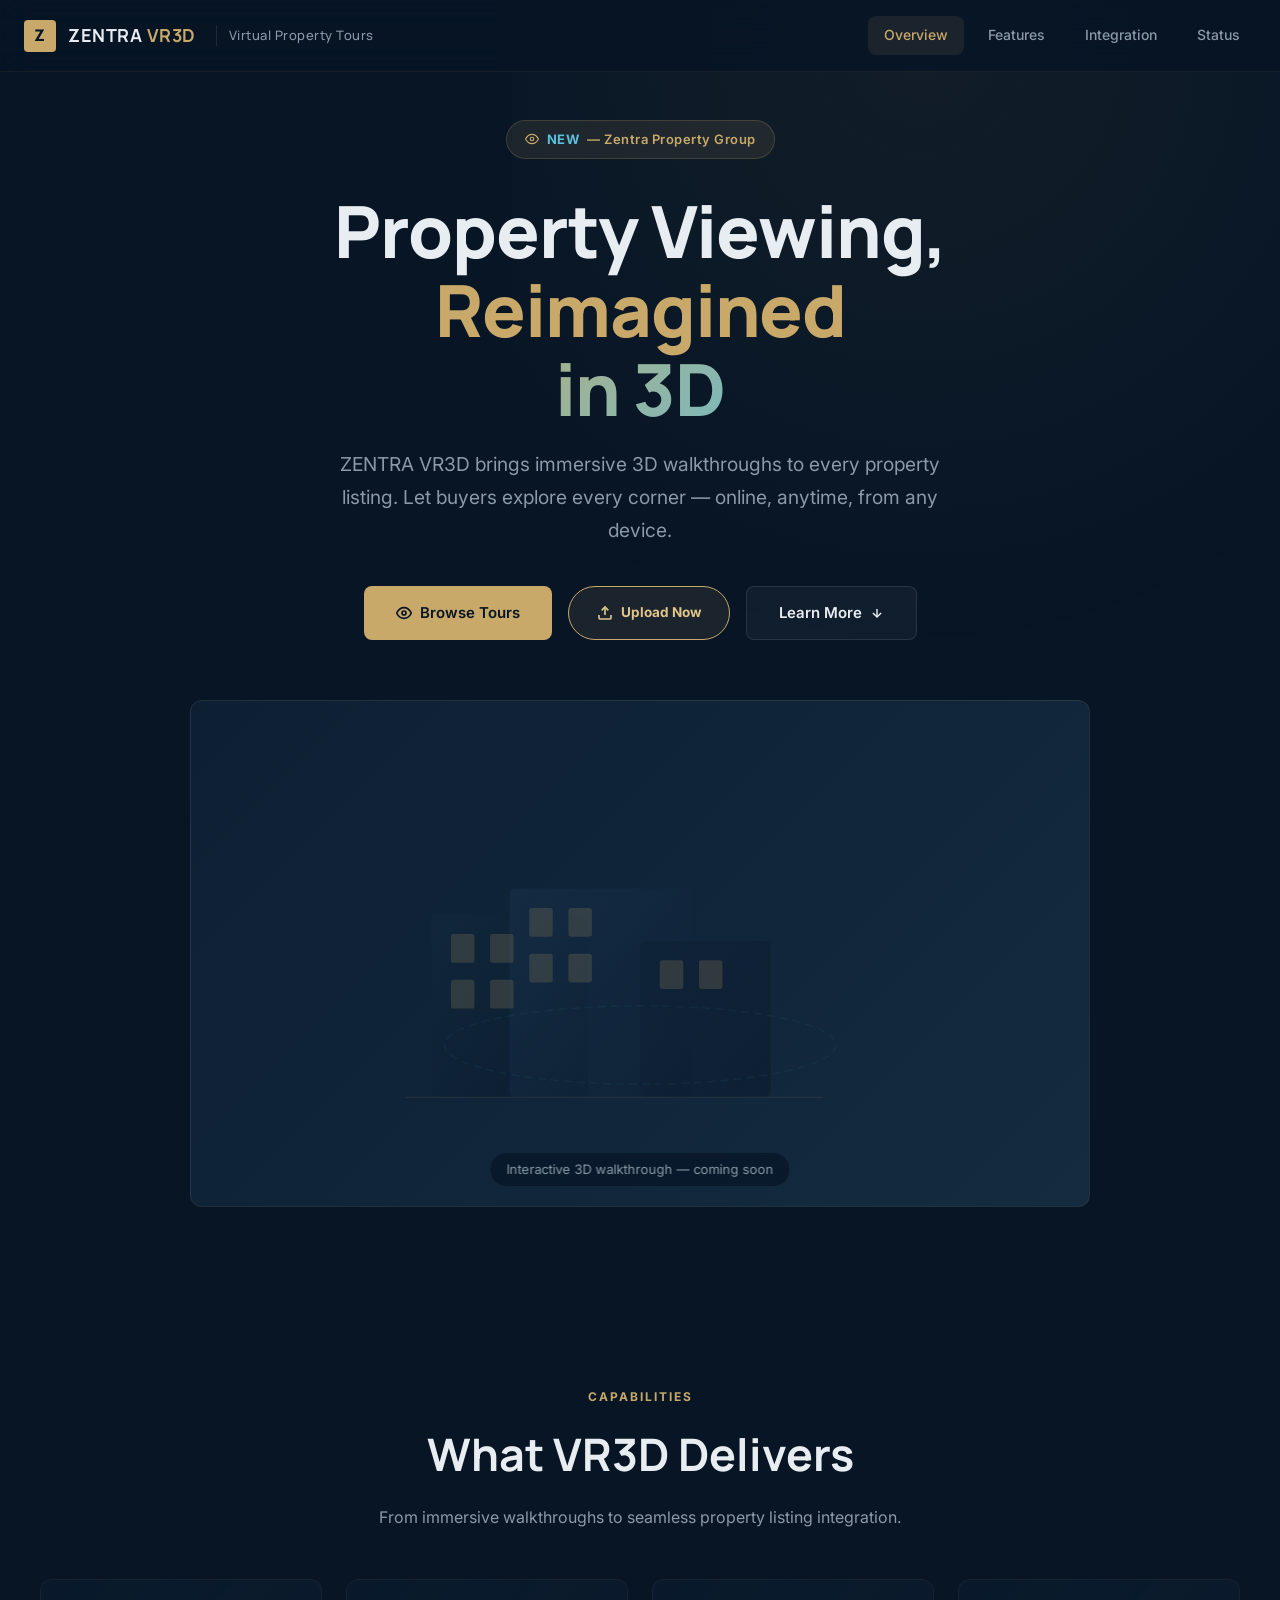
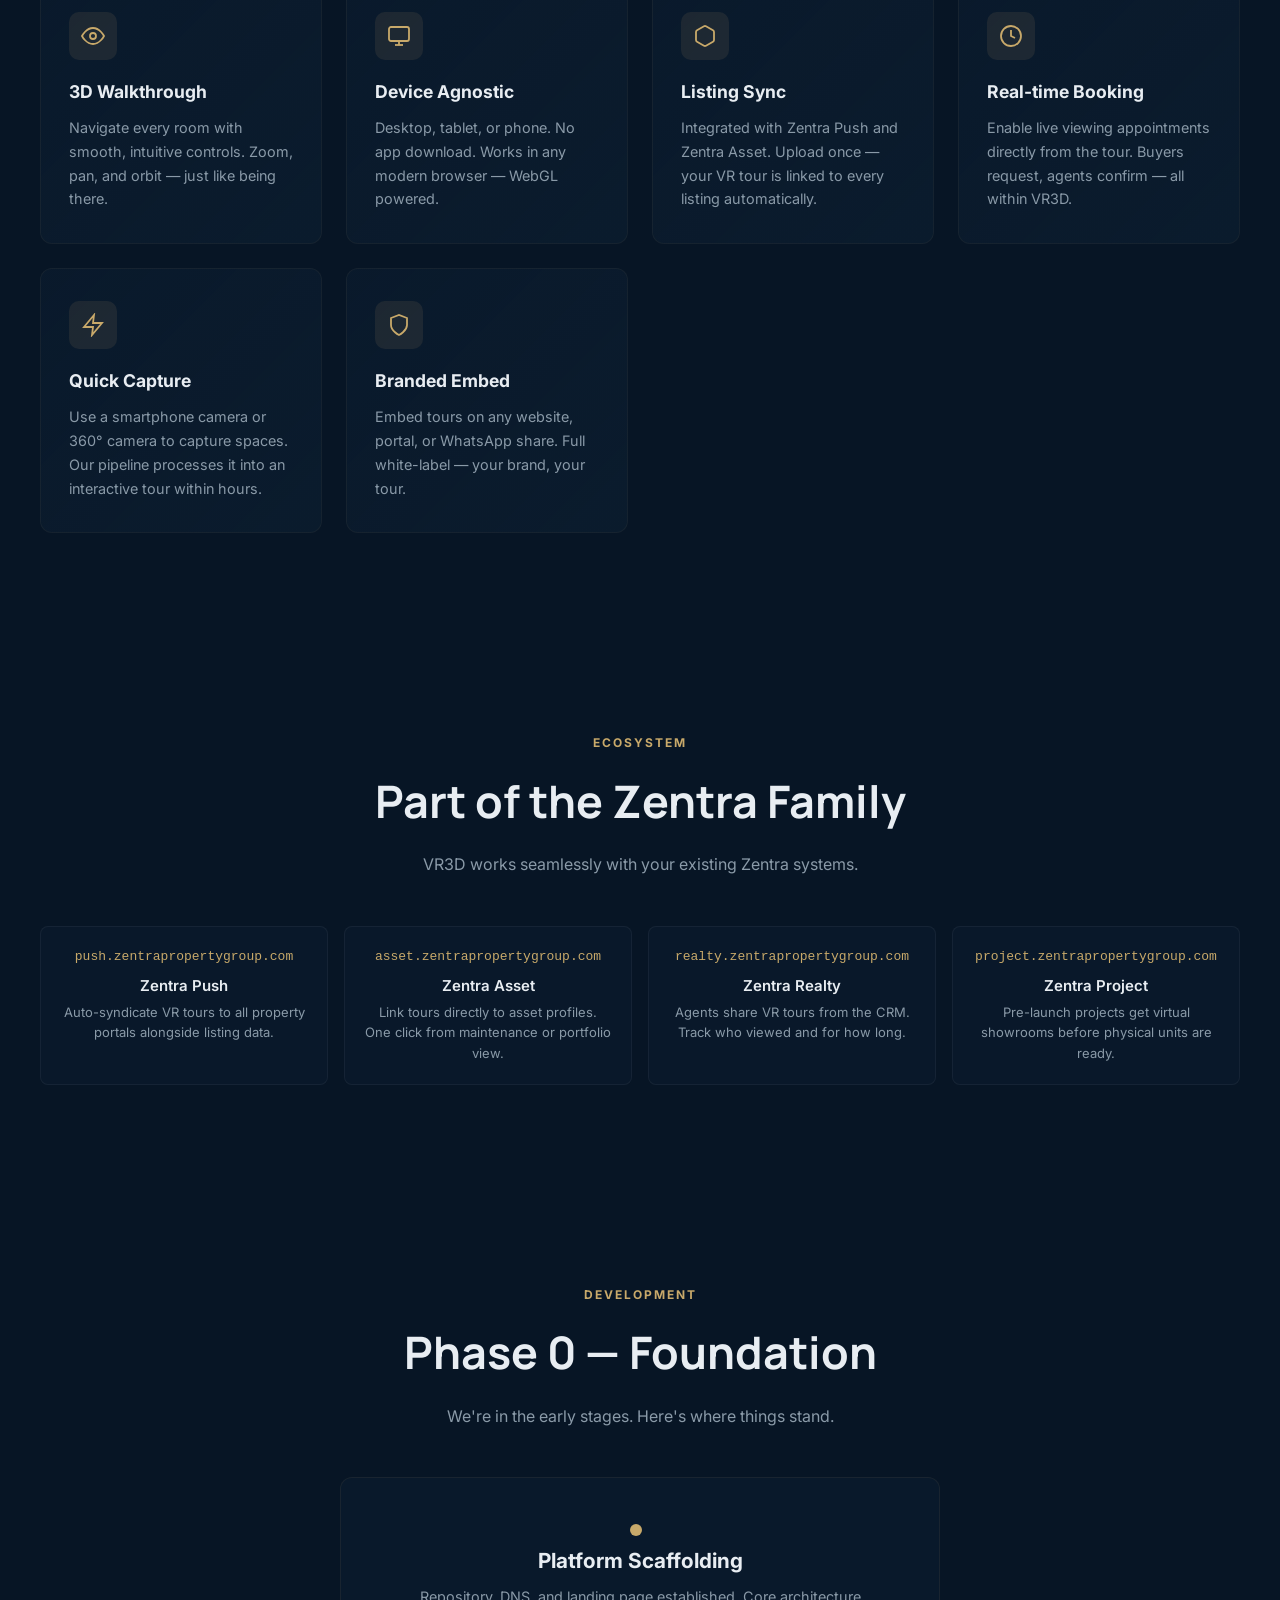
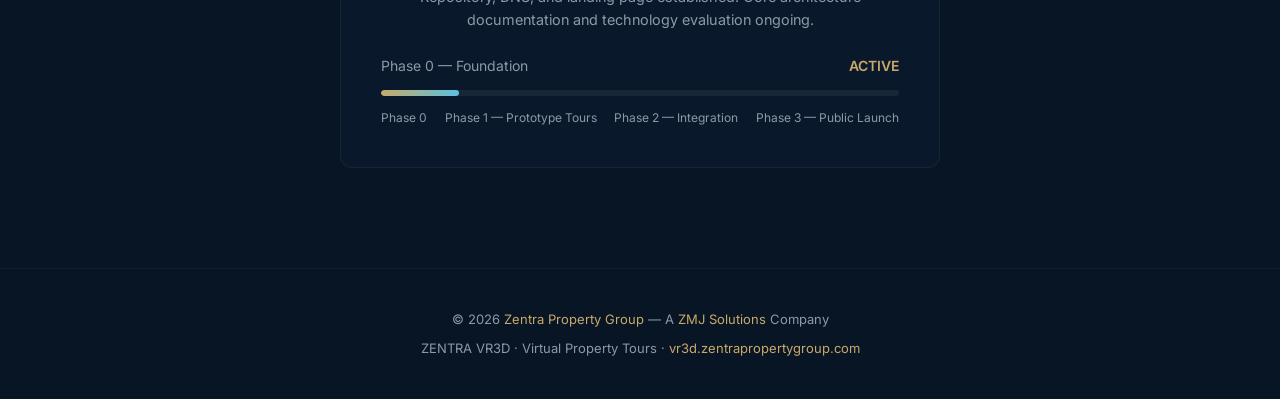
<file: index.html>
<!DOCTYPE html>
<html lang="en">
<head>
<meta charset="utf-8">
<meta name="viewport" content="width=device-width, initial-scale=1">
<title>Zentra VR3D — Virtual Property Tours</title>
<meta name="robots" content="noindex, nofollow">
<meta name="description" content="Immersive 3D walkthrough platform for property listings. Virtual property tours by Zentra Property Group.">
<link rel="icon" href="data:image/svg+xml,<svg xmlns='http://www.w3.org/2000/svg' viewBox='0 0 32 32'><rect width='32' height='32' rx='4' fill='%23071525'/><text x='16' y='23' font-size='20' font-weight='bold' text-anchor='middle' fill='%23C8A96A'>Z</text></svg>">
<link rel="preconnect" href="https://fonts.googleapis.com">
<link rel="preconnect" href="https://fonts.gstatic.com" crossorigin>
<link href="https://fonts.googleapis.com/css2?family=Inter:wght@400;500;600;700;800&family=Manrope:wght@400;500;600;700;800&display=swap" rel="stylesheet">
<style>
/* ===== ZENTRA DESIGN SYSTEM — VR3D ===== */
:root {
  --navy: #071525;
  --navy-light: #0d1f33;
  --navy-mid: #142b40;
  --gold: #C8A96A;
  --gold-light: #dfc58a;
  --gold-dim: #a8884a;
  --cyan: #5bc0de;
  --cyan-dim: #3a8ca3;
  --text: #e8edf2;
  --text-dim: #8a9aa8;
  --glass: rgba(7,21,37,0.6);
  --glass-border: rgba(200,169,106,0.15);
  --radius: 12px;
  --radius-sm: 8px;
  --font-sans: 'Inter', system-ui, -apple-system, sans-serif;
  --font-display: 'Manrope', var(--font-sans);
  --max-w: 1200px;
  --header-h: 72px;
}
*,*::before,*::after{box-sizing:border-box;margin:0;padding:0}
html{scroll-behavior:smooth}
body{
  font-family:var(--font-sans);
  background:var(--navy);
  color:var(--text);
  line-height:1.6;
  -webkit-font-smoothing:antialiased;
  overflow-x:hidden;
}
/* ===== GLOW BACKGROUND ===== */
body::before{
  content:'';
  position:fixed;
  top:-40%;
  right:-20%;
  width:80vw;
  height:80vw;
  background:radial-gradient(circle at 40% 40%, rgba(200,169,106,0.06) 0%, transparent 70%);
  pointer-events:none;
  z-index:0;
}
/* ===== HEADER ===== */
header{
  position:fixed;
  top:0;left:0;right:0;
  height:var(--header-h);
  background:rgba(7,21,37,0.85);
  backdrop-filter:blur(16px);
  -webkit-backdrop-filter:blur(16px);
  border-bottom:1px solid rgba(200,169,106,0.08);
  display:flex;
  align-items:center;
  justify-content:space-between;
  padding:0 24px;
  z-index:100;
}
.brand{
  display:flex;
  align-items:center;
  gap:12px;
  font-family:var(--font-display);
  font-weight:700;
  font-size:18px;
  letter-spacing:0.5px;
}
.brand .mark{
  width:32px;height:32px;
  background:var(--gold);
  border-radius:4px;
  display:flex;
  align-items:center;
  justify-content:center;
  color:var(--navy);
  font-weight:800;
  font-size:16px;
}
.brand em{color:var(--gold);font-style:normal}
.brand small{font-weight:500;font-size:13px;color:var(--text-dim);margin-left:8px;padding-left:12px;border-left:1px solid rgba(200,169,106,0.15)}
nav{display:flex;gap:8px}
nav a{
  color:var(--text-dim);
  text-decoration:none;
  font-size:14px;
  font-weight:500;
  padding:8px 16px;
  border-radius:var(--radius-sm);
  transition:all .2s;
}
nav a:hover{color:var(--text);background:rgba(200,169,106,0.08)}
nav a.active{color:var(--gold);background:rgba(200,169,106,0.1)}
/* ===== HERO ===== */
.hero{
  position:relative;
  z-index:1;
  min-height:100vh;
  display:flex;
  flex-direction:column;
  align-items:center;
  justify-content:center;
  text-align:center;
  padding:120px 24px 80px;
}
.hero-badge{
  display:inline-flex;
  align-items:center;
  gap:8px;
  background:rgba(200,169,106,0.1);
  border:1px solid rgba(200,169,106,0.2);
  padding:8px 18px;
  border-radius:100px;
  font-size:13px;
  font-weight:600;
  color:var(--gold);
  margin-bottom:32px;
  letter-spacing:0.5px;
}
.hero-badge span{color:var(--cyan);font-weight:700}
.hero h1{
  font-family:var(--font-display);
  font-size:clamp(2.5rem, 6vw, 4.5rem);
  font-weight:800;
  line-height:1.1;
  margin-bottom:20px;
  letter-spacing:-1px;
}
.hero h1 em{color:var(--gold);font-style:normal}
.hero h1 .accent{
  display:block;
  background:linear-gradient(135deg, var(--gold) 0%, var(--cyan) 100%);
  -webkit-background-clip:text;
  -webkit-text-fill-color:transparent;
  background-clip:text;
}
.hero p{
  font-size:clamp(1rem, 2vw, 1.2rem);
  color:var(--text-dim);
  max-width:640px;
  margin-bottom:40px;
  line-height:1.7;
}
.hero-actions{
  display:flex;
  gap:16px;
  flex-wrap:wrap;
  justify-content:center;
}
.btn{
  display:inline-flex;
  align-items:center;
  gap:8px;
  padding:14px 32px;
  border-radius:var(--radius-sm);
  font-size:15px;
  font-weight:600;
  text-decoration:none;
  transition:all .25s;
  cursor:pointer;
  border:none;
  font-family:var(--font-sans);
}
.btn-primary{
  background:var(--gold);
  color:var(--navy);
}
.btn-primary:hover{background:var(--gold-light);transform:translateY(-2px);box-shadow:0 8px 32px rgba(200,169,106,0.25)}
.btn-secondary{
  background:rgba(255,255,255,0.04);
  color:var(--text);
  border:1px solid rgba(255,255,255,0.1);
}
.btn-secondary:hover{background:rgba(255,255,255,0.08);border-color:rgba(200,169,106,0.3);transform:translateY(-2px)}
.btn-outline-gold{
  background:transparent;
  color:var(--gold);
  border:1px solid var(--gold);
}
.btn-outline-gold:hover{background:rgba(200,169,106,0.1);transform:translateY(-2px)}
.btn-accent{background:rgba(200,169,106,.1);border:1px solid var(--gold);color:var(--gold-light);padding:12px 28px;border-radius:100px;font-size:13.5px;font-weight:700;transition:all .25s;display:inline-flex;align-items:center;gap:8px;text-decoration:none}
.btn-accent:hover{background:var(--grad-gold);color:var(--navy);transform:translateY(-2px);box-shadow:0 6px 20px rgba(200,169,106,.15)}
.hero-visual{
  width:100%;
  max-width:900px;
  margin-top:60px;
  border-radius:var(--radius);
  background:linear-gradient(135deg, var(--navy-light) 0%, var(--navy-mid) 100%);
  border:1px solid rgba(200,169,106,0.1);
  padding:40px;
  aspect-ratio:16/9;
  display:flex;
  align-items:center;
  justify-content:center;
  position:relative;
  overflow:hidden;
}
.hero-visual .placeholder-svg{width:80%;height:80%;opacity:0.6}
.hero-visual .label{
  position:absolute;
  bottom:20px;
  left:50%;
  transform:translateX(-50%);
  font-size:13px;
  color:var(--text-dim);
  background:rgba(7,21,37,0.7);
  padding:6px 16px;
  border-radius:100px;
  backdrop-filter:blur(8px);
}
/* ===== SECTIONS ===== */
section{padding:100px 24px;position:relative;z-index:1}
.section-label{
  text-align:center;
  text-transform:uppercase;
  font-size:12px;
  font-weight:700;
  letter-spacing:2px;
  color:var(--gold);
  margin-bottom:12px;
}
.section-title{
  text-align:center;
  font-family:var(--font-display);
  font-size:clamp(1.8rem, 4vw, 2.8rem);
  font-weight:700;
  margin-bottom:16px;
}
.section-sub{
  text-align:center;
  color:var(--text-dim);
  max-width:560px;
  margin:0 auto 48px;
  font-size:1rem;
}
.container{max-width:var(--max-w);margin:0 auto}
/* ===== FEATURES GRID ===== */
.features-grid{
  display:grid;
  grid-template-columns:repeat(auto-fit,minmax(280px,1fr));
  gap:24px;
}
.feature-card{
  background:linear-gradient(135deg, rgba(13,31,51,0.5) 0%, rgba(20,43,64,0.3) 100%);
  border:1px solid rgba(200,169,106,0.06);
  border-radius:var(--radius);
  padding:32px 28px;
  transition:all .3s;
}
.feature-card:hover{
  border-color:rgba(200,169,106,0.15);
  transform:translateY(-4px);
  box-shadow:0 12px 40px rgba(0,0,0,0.3);
}
.feature-icon{
  width:48px;height:48px;
  border-radius:10px;
  background:rgba(200,169,106,0.1);
  display:flex;
  align-items:center;
  justify-content:center;
  margin-bottom:18px;
}
.feature-icon svg{width:24px;height:24px;color:var(--gold)}
.feature-card h3{font-size:1.1rem;font-weight:700;margin-bottom:10px}
.feature-card p{font-size:0.9rem;color:var(--text-dim);line-height:1.65}
/* ===== INTEGRATION ===== */
.integration-grid{
  display:grid;
  grid-template-columns:repeat(auto-fit,minmax(200px,1fr));
  gap:16px;
}
.integration-card{
  background:rgba(13,31,51,0.4);
  border:1px solid rgba(255,255,255,0.05);
  border-radius:var(--radius-sm);
  padding:20px;
  text-align:center;
  transition:all .2s;
}
.integration-card:hover{border-color:rgba(200,169,106,0.15);background:rgba(13,31,51,0.6)}
.integration-card .code{font-family:monospace;font-size:13px;color:var(--gold);margin-bottom:6px}
.integration-card h4{font-size:15px;font-weight:600;margin-bottom:4px}
.integration-card p{font-size:13px;color:var(--text-dim)}
/* ===== STATUS ===== */
.status-bar{
  background:rgba(13,31,51,0.5);
  border:1px solid rgba(200,169,106,0.08);
  border-radius:var(--radius);
  padding:40px;
  text-align:center;
  max-width:600px;
  margin:0 auto;
}
.status-dot{
  display:inline-block;
  width:12px;height:12px;
  border-radius:50%;
  background:var(--gold);
  margin-right:8px;
  animation:pulse 2s infinite;
}
@keyframes pulse{0%,100%{opacity:1}50%{opacity:0.4}}
.status-bar h3{font-size:1.3rem;font-weight:700;margin-bottom:8px}
.status-bar p{color:var(--text-dim);font-size:0.9rem;margin-bottom:20px}
/* ===== FOOTER ===== */
footer{
  text-align:center;
  padding:40px 24px;
  border-top:1px solid rgba(200,169,106,0.06);
  font-size:13px;
  color:var(--text-dim);
  position:relative;
  z-index:1;
}
footer a{color:var(--gold);text-decoration:none}
footer a:hover{text-decoration:underline}
/* ===== RESPONSIVE ===== */
@media(max-width:768px){
  header{padding:0 16px}
  nav a{padding:6px 12px;font-size:13px}
  .hero{padding:100px 16px 60px}
  .hero-visual{padding:20px;aspect-ratio:4/3}
  section{padding:60px 16px}
  .features-grid{grid-template-columns:1fr}
}
@media(max-width:415px){
  .brand small{display:none}
  nav{gap:4px}
  nav a{font-size:12px;padding:6px 10px}
  .btn{padding:12px 24px;font-size:14px}
  .hero-actions{flex-direction:column;align-items:stretch}
}
</style>
</head>
<body>

<!-- HEADER -->
<header>
  <div class="brand">
    <div class="mark">Z</div>
    <span>ZENTRA <em>VR3D</em></span>
    <small>Virtual Property Tours</small>
  </div>
  <nav aria-label="Main">
    <a href="#" class="active">Overview</a>
    <a href="#features">Features</a>
    <a href="#integration">Integration</a>
    <a href="#status">Status</a>
  </nav>
</header>

<!-- HERO -->
<section class="hero">
  <div class="hero-badge">
    <svg width="14" height="14" viewBox="0 0 24 24" fill="none" stroke="currentColor" stroke-width="2"><path d="M1 12s4-8 11-8 11 8 11 8-4 8-11 8-11-8-11-8z"/><circle cx="12" cy="12" r="3"/></svg>
    <span>NEW</span> — Zentra Property Group
  </div>
  <h1>
    Property Viewing,<br>
    <em>Reimagined</em>
    <span class="accent">in 3D</span>
  </h1>
  <p>
    ZENTRA VR3D brings immersive 3D walkthroughs to every property listing.
    Let buyers explore every corner — online, anytime, from any device.
  </p>
  <div class="hero-actions">
    <a href="tours.html" class="btn btn-primary">
      <svg width="16" height="16" viewBox="0 0 24 24" fill="none" stroke="currentColor" stroke-width="2.5"><path d="M1 12s4-8 11-8 11 8 11 8-4 8-11 8-11-8-11-8z"/><circle cx="12" cy="12" r="3"/></svg>
      Browse Tours
    </a>
    <a href="upload.html" class="btn btn-accent">
      <svg width="16" height="16" viewBox="0 0 24 24" fill="none" stroke="currentColor" stroke-width="2.5"><path d="M21 15v4a2 2 0 0 1-2 2H5a2 2 0 0 1-2-2v-4"/><polyline points="17 8 12 3 7 8"/><line x1="12" y1="3" x2="12" y2="15"/></svg>
      Upload Now
    </a>
    <a href="#features" class="btn btn-secondary">
      Learn More
      <svg width="14" height="14" viewBox="0 0 24 24" fill="none" stroke="currentColor" stroke-width="2.5"><line x1="12" y1="5" x2="12" y2="19"/><polyline points="19 12 12 19 5 12"/></svg>
    </a>
  </div>
  <div class="hero-visual">
    <svg class="placeholder-svg" viewBox="0 0 400 260" fill="none" xmlns="http://www.w3.org/2000/svg">
      <!-- 3D building mock-up -->
      <rect x="40" y="100" width="120" height="140" rx="4" fill="url(#g1)" opacity="0.8"/>
      <rect x="100" y="80" width="140" height="160" rx="4" fill="url(#g2)" opacity="0.7"/>
      <rect x="200" y="120" width="100" height="120" rx="4" fill="url(#g3)" opacity="0.6"/>
      <!-- Windows -->
      <g fill="rgba(200,169,106,0.3)">
        <rect x="55" y="115" width="18" height="22" rx="2"/>
        <rect x="85" y="115" width="18" height="22" rx="2"/>
        <rect x="55" y="150" width="18" height="22" rx="2"/>
        <rect x="85" y="150" width="18" height="22" rx="2"/>
        <rect x="115" y="95" width="18" height="22" rx="2"/>
        <rect x="145" y="95" width="18" height="22" rx="2"/>
        <rect x="115" y="130" width="18" height="22" rx="2"/>
        <rect x="145" y="130" width="18" height="22" rx="2"/>
        <rect x="215" y="135" width="18" height="22" rx="2"/>
        <rect x="245" y="135" width="18" height="22" rx="2"/>
      </g>
      <!-- Ground plane -->
      <line x1="20" y1="240" x2="340" y2="240" stroke="rgba(200,169,106,0.15)" stroke-width="1"/>
      <!-- Orbit path -->
      <ellipse cx="200" cy="200" rx="150" ry="30" stroke="rgba(91,192,222,0.1)" stroke-width="1" stroke-dasharray="6 4" fill="none"/>
      <defs>
        <linearGradient id="g1" x1="0" y1="0" x2="1" y2="1"><stop offset="0%" stop-color="#142b40"/><stop offset="100%" stop-color="#071525"/></linearGradient>
        <linearGradient id="g2" x1="0" y1="0" x2="1" y2="1"><stop offset="0%" stop-color="#1a3550"/><stop offset="100%" stop-color="#0d1f33"/></linearGradient>
        <linearGradient id="g3" x1="0" y1="0" x2="1" y2="1"><stop offset="0%" stop-color="#0d1f33"/><stop offset="100%" stop-color="#071525"/></linearGradient>
      </defs>
    </svg>
    <div class="label">Interactive 3D walkthrough — coming soon</div>
  </div>
</section>

<!-- FEATURES -->
<section id="features">
  <div class="container">
    <div class="section-label">Capabilities</div>
    <h2 class="section-title">What VR3D Delivers</h2>
    <p class="section-sub">
      From immersive walkthroughs to seamless property listing integration.
    </p>
    <div class="features-grid">
      <div class="feature-card">
        <div class="feature-icon">
          <svg viewBox="0 0 24 24" fill="none" stroke="currentColor" stroke-width="1.8"><path d="M1 12s4-8 11-8 11 8 11 8-4 8-11 8-11-8-11-8z"/><circle cx="12" cy="12" r="3"/></svg>
        </div>
        <h3>3D Walkthrough</h3>
        <p>Navigate every room with smooth, intuitive controls. Zoom, pan, and orbit — just like being there.</p>
      </div>
      <div class="feature-card">
        <div class="feature-icon">
          <svg viewBox="0 0 24 24" fill="none" stroke="currentColor" stroke-width="1.8"><rect x="2" y="3" width="20" height="14" rx="2"/><line x1="8" y1="21" x2="16" y2="21"/><line x1="12" y1="17" x2="12" y2="21"/></svg>
        </div>
        <h3>Device Agnostic</h3>
        <p>Desktop, tablet, or phone. No app download. Works in any modern browser — WebGL powered.</p>
      </div>
      <div class="feature-card">
        <div class="feature-icon">
          <svg viewBox="0 0 24 24" fill="none" stroke="currentColor" stroke-width="1.8"><path d="M21 16V8a2 2 0 0 0-1-1.73l-7-4a2 2 0 0 0-2 0l-7 4A2 2 0 0 0 3 8v8a2 2 0 0 0 1 1.73l7 4a2 2 0 0 0 2 0l7-4A2 2 0 0 0 21 16z"/></svg>
        </div>
        <h3>Listing Sync</h3>
        <p>Integrated with Zentra Push and Zentra Asset. Upload once — your VR tour is linked to every listing automatically.</p>
      </div>
      <div class="feature-card">
        <div class="feature-icon">
          <svg viewBox="0 0 24 24" fill="none" stroke="currentColor" stroke-width="1.8"><circle cx="12" cy="12" r="10"/><polyline points="12 6 12 12 16 14"/></svg>
        </div>
        <h3>Real-time Booking</h3>
        <p>Enable live viewing appointments directly from the tour. Buyers request, agents confirm — all within VR3D.</p>
      </div>
      <div class="feature-card">
        <div class="feature-icon">
          <svg viewBox="0 0 24 24" fill="none" stroke="currentColor" stroke-width="1.8"><polygon points="13 2 3 14 12 14 11 22 21 10 12 10 13 2"/></svg>
        </div>
        <h3>Quick Capture</h3>
        <p>Use a smartphone camera or 360° camera to capture spaces. Our pipeline processes it into an interactive tour within hours.</p>
      </div>
      <div class="feature-card">
        <div class="feature-icon">
          <svg viewBox="0 0 24 24" fill="none" stroke="currentColor" stroke-width="1.8"><path d="M12 22s8-4 8-10V5l-8-3-8 3v7c0 6 8 10 8 10z"/></svg>
        </div>
        <h3>Branded Embed</h3>
        <p>Embed tours on any website, portal, or WhatsApp share. Full white-label — your brand, your tour.</p>
      </div>
    </div>
  </div>
</section>

<!-- INTEGRATION -->
<section id="integration">
  <div class="container">
    <div class="section-label">Ecosystem</div>
    <h2 class="section-title">Part of the Zentra Family</h2>
    <p class="section-sub">
      VR3D works seamlessly with your existing Zentra systems.
    </p>
    <div class="integration-grid">
      <div class="integration-card">
        <div class="code">push.zentrapropertygroup.com</div>
        <h4>Zentra Push</h4>
        <p>Auto-syndicate VR tours to all property portals alongside listing data.</p>
      </div>
      <div class="integration-card">
        <div class="code">asset.zentrapropertygroup.com</div>
        <h4>Zentra Asset</h4>
        <p>Link tours directly to asset profiles. One click from maintenance or portfolio view.</p>
      </div>
      <div class="integration-card">
        <div class="code">realty.zentrapropertygroup.com</div>
        <h4>Zentra Realty</h4>
        <p>Agents share VR tours from the CRM. Track who viewed and for how long.</p>
      </div>
      <div class="integration-card">
        <div class="code">project.zentrapropertygroup.com</div>
        <h4>Zentra Project</h4>
        <p>Pre-launch projects get virtual showrooms before physical units are ready.</p>
      </div>
    </div>
  </div>
</section>

<!-- STATUS -->
<section id="status">
  <div class="container">
    <div class="section-label">Development</div>
    <h2 class="section-title">Phase 0 — Foundation</h2>
    <p class="section-sub">
      We're in the early stages. Here's where things stand.
    </p>
    <div class="status-bar">
      <div>
        <span class="status-dot"></span>
        <h3>Platform Scaffolding</h3>
        <p>Repository, DNS, and landing page established. Core architecture documentation and technology evaluation ongoing.</p>
      </div>
      <div style="display:flex;flex-direction:column;gap:12px;margin-top:24px">
        <div style="display:flex;justify-content:space-between;font-size:14px">
          <span style="color:var(--text-dim)">Phase 0 — Foundation</span>
          <span style="color:var(--gold);font-weight:600">ACTIVE</span>
        </div>
        <div style="height:6px;background:rgba(255,255,255,0.06);border-radius:8px;overflow:hidden">
          <div style="height:100%;width:15%;background:linear-gradient(90deg,var(--gold),var(--cyan));border-radius:8px;transition:width 0.5s"></div>
        </div>
        <div style="display:flex;justify-content:space-between;font-size:12px;color:var(--text-dim)">
          <span>Phase 0</span>
          <span>Phase 1 — Prototype Tours</span>
          <span>Phase 2 — Integration</span>
          <span>Phase 3 — Public Launch</span>
        </div>
      </div>
    </div>
  </div>
</section>

<!-- FOOTER -->
<footer>
  <p>&copy; 2026 <a href="https://zentrapropertygroup.com">Zentra Property Group</a> — A <a href="https://zmjsolutions.com">ZMJ Solutions</a> Company</p>
  <p style="margin-top:8px">ZENTRA VR3D &middot; Virtual Property Tours &middot; <span style="color:var(--gold)">vr3d.zentrapropertygroup.com</span></p>
</footer>

</body>
</html>
</file>
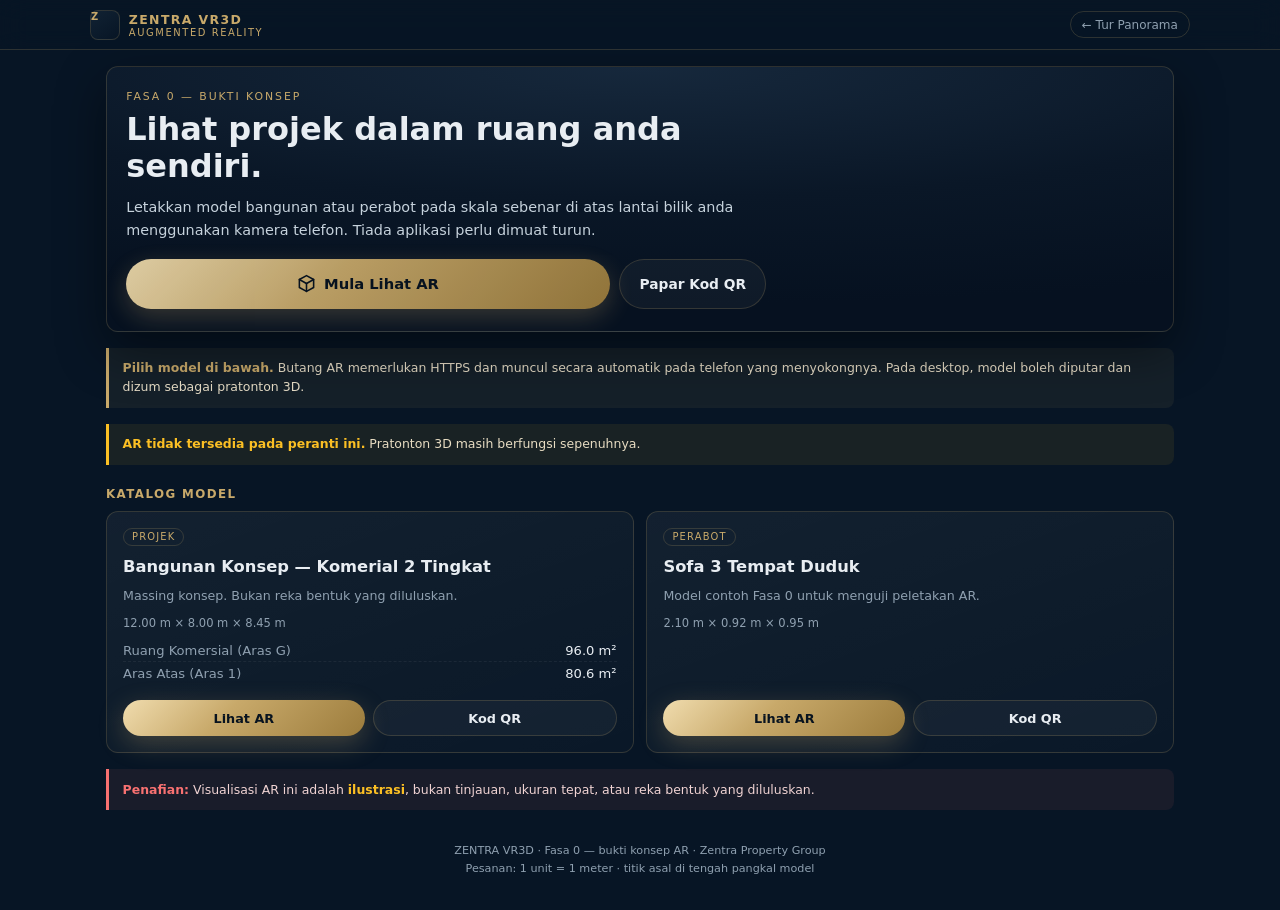
<file: ar/index.html>
<!DOCTYPE html>
<html lang="ms">
<head>
<meta charset="utf-8">
<meta name="viewport" content="width=device-width,initial-scale=1,viewport-fit=cover">
<meta name="robots" content="noindex,nofollow">
<title>Hab AR — ZENTRA VR3D</title>
<meta name="description" content="Hab realiti berperanta ZENTRA VR3D — lihat model projek dan perabot dalam ruang anda sendiri.">
<link rel="icon" href="data:image/svg+xml,<svg xmlns='http://www.w3.org/2000/svg' viewBox='0 0 32 32'><rect width='32' height='32' rx='5' fill='%23071525'/><text x='16' y='23' font-size='19' font-weight='bold' text-anchor='middle' fill='%23C8A96A'>Z</text></svg>">
<link rel="stylesheet" href="./ar.css">
</head>
<body>

<header>
  <div class="hd">
    <a class="brand" href="./index.html">
      <span class="zk">Z</span>
      <span>
        <b>ZENTRA VR3D</b>
        <span>Augmented Reality</span>
      </span>
    </a>
    <a class="back" href="https://vr3d.zentrapropertygroup.com/">← Tur Panorama</a>
  </div>
</header>

<main>
  <div class="stage" style="min-height:auto;padding:1.4rem 1.2rem">
    <div style="max-width:640px">
      <div style="font-size:.68rem;letter-spacing:.18em;text-transform:uppercase;color:var(--gold);margin-bottom:.5rem">
        Fasa 0 — Bukti Konsep
      </div>
      <h1 style="font-family:var(--disp);font-size:clamp(1.35rem,4.6vw,2rem);line-height:1.18;font-weight:800;margin-bottom:.6rem">
        Lihat projek dalam ruang anda sendiri.
      </h1>
      <p style="font-size:.9rem;line-height:1.65;color:#c6d2dc">
        Letakkan model bangunan atau perabot pada skala sebenar di atas lantai bilik anda menggunakan
        kamera telefon. Tiada aplikasi perlu dimuat turun.
      </p>
      <div class="cta" style="margin-top:1rem">
        <a class="zbtn" id="btn-mula" href="./viewer.html?m=bangunan-konsep">
          <svg width="19" height="19" viewBox="0 0 24 24" fill="none" stroke="currentColor" stroke-width="2"
               stroke-linecap="round" stroke-linejoin="round" aria-hidden="true">
            <path d="M12 2 3 7v10l9 5 9-5V7z"/><path d="M3 7l9 5 9-5"/><path d="M12 12v10"/>
          </svg>
          Mula Lihat AR
        </a>
        <a class="ghost" href="./qr.html">Papar Kod QR</a>
      </div>
    </div>
  </div>

  <div class="note info">
    <b>Pilih model di bawah.</b> Butang AR memerlukan HTTPS dan muncul secara automatik pada
    telefon yang menyokongnya. Pada desktop, model boleh diputar dan dizum sebagai pratonton 3D.
  </div>

  <div class="note" id="note-ar" hidden>
    <b>AR tidak tersedia pada peranti ini.</b> Pratonton 3D masih berfungsi sepenuhnya.
  </div>

  <div>
    <h3 style="font-family:var(--disp);font-size:.74rem;letter-spacing:.12em;text-transform:uppercase;
               color:var(--gold);margin:.4rem 0 .6rem">Katalog Model</h3>
    <div class="katalog" id="katalog"></div>
  </div>

  <div class="note" style="border-left-color:var(--err);background:rgba(248,113,113,.07);color:#f0d3d3">
    <b style="color:var(--err)">Penafian:</b> Visualisasi AR ini adalah <b>ilustrasi</b>, bukan tinjauan,
    ukuran tepat, atau reka bentuk yang diluluskan.
  </div>
</main>

<footer>
  ZENTRA VR3D · Fasa 0 — bukti konsep AR · Zentra Property Group<br>
  Pesanan: 1 unit = 1 meter · titik asal di tengah pangkal model
</footer>

<script src="../assets/zvr3d-tracker.js"></script>
<script src="./ar-detect.js"></script>
<script>
(function () {
  'use strict';
  var mm = function (v) { return v.toFixed(2) + ' m'; };
  function el(i){ return document.getElementById(i); }

  window.ZVR3D_AR.sapu().then(function (k) {
    el('note-ar').hidden = k.bolehAR;
    document.querySelectorAll('a.zbtn').forEach(function (a) {
      if (!k.bolehAR) { a.style.opacity = '.92'; }
      a.setAttribute('data-laluan', k.laluan);
    });
    try {
      if (window.ZVR3D_TRACKER) window.ZVR3D_TRACKER.track('ar_hab_visit', {
        laluan: k.laluan, quickLook: k.quickLook, webxr: k.webxr, https: k.https
      });
    } catch (e) {}
  });

  fetch('../models/manifest.json', { cache: 'no-cache' })
    .then(function (r) { return r.json(); })
    .then(function (j) {
      var kotak = el('katalog');
      Object.keys(j.model).forEach(function (kunci) {
        var m = j.model[kunci];
        var d = document.createElement('div');
        d.className = 'mkad';
        var bilikHtml = (m.bilik && m.bilik.length)
          ? m.bilik.map(function (b) {
              return '<div class="kv"><span>' + b.nama + ' (Aras ' + b.aras + ')</span><span>'
                   + b.luas_m2.toFixed(1) + ' m²</span></div>';
            }).join('')
          : '';
        d.innerHTML =
          '<span class="tag">' + m.kategori + '</span>' +
          '<h2>' + m.nama + '</h2>' +
          '<p>' + m.nota + '</p>' +
          '<div class="meta">' + mm(m.lebar_m) + ' × ' + mm(m.kedalaman_m) + ' × ' + mm(m.tinggi_m) + '</div>' +
          (bilikHtml ? '<div>' + bilikHtml + '</div>' : '') +
          '<div class="aksi">' +
            '<a class="zbtn" href="./viewer.html?m=' + encodeURIComponent(kunci) + '">Lihat AR</a>' +
            '<a class="ghost" href="./qr.html?m=' + encodeURIComponent(kunci) + '">Kod QR</a>' +
          '</div>';
        kotak.appendChild(d);
      });
      try {
        if (window.ZVR3D_TRACKER) window.ZVR3D_TRACKER.track('ar_hab_katalog_ok', { bilangan: Object.keys(j.model).length });
      } catch (e) {}
    })
    .catch(function (err) {
      el('katalog').innerHTML = '<div class="note"><b>Katalog gagal dimuat.</b> '
        + String(err && err.message || err) + '</div>';
    });
})();
</script>
</body>
</html>
</file>
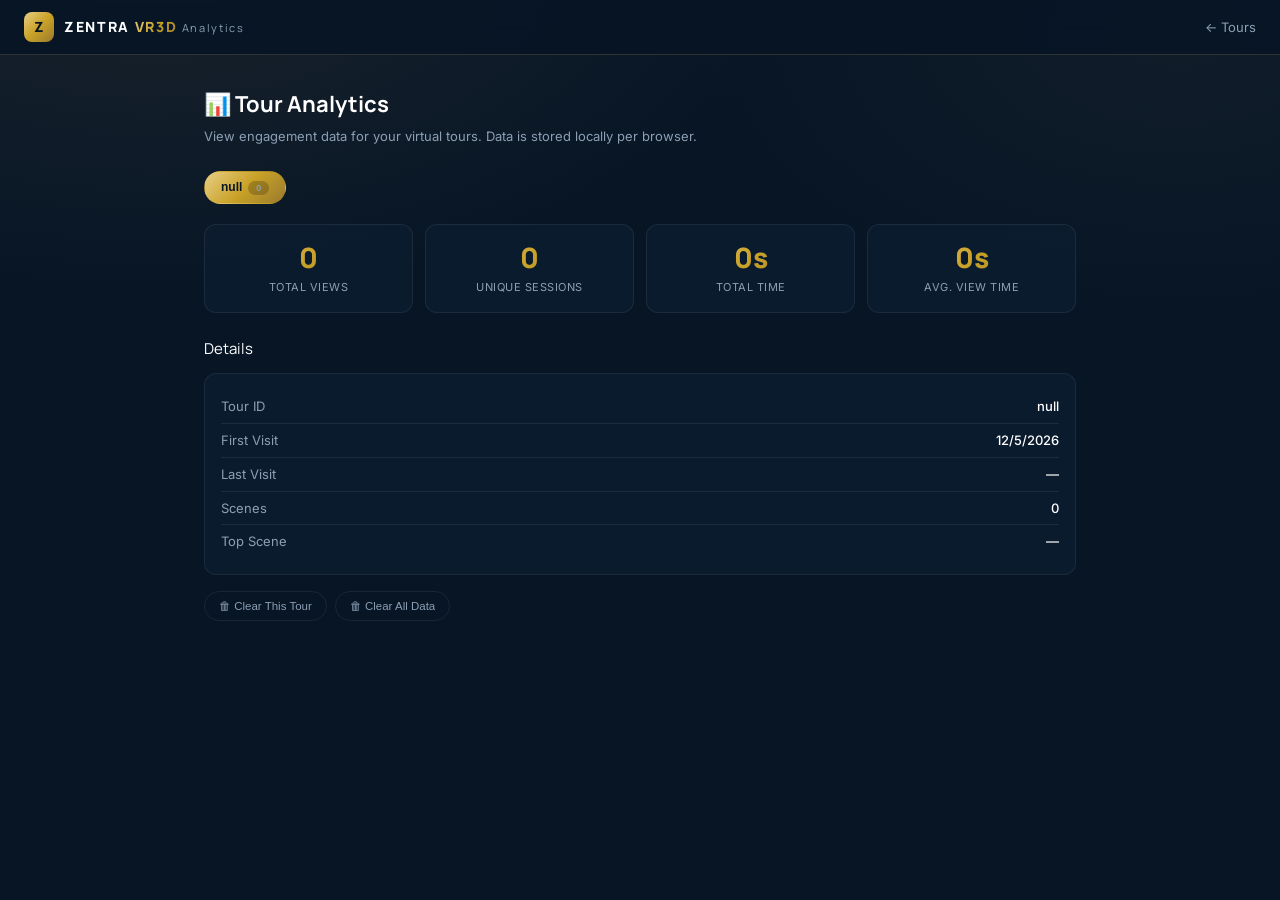
<file: analytics.html>
<!DOCTYPE html>
<html lang="en">
<head>
<meta charset="utf-8">
<meta name="viewport" content="width=device-width, initial-scale=1">
<title>Analytics — Zentra VR3D</title>
<meta name="robots" content="noindex, nofollow">
<link rel="preconnect" href="https://fonts.googleapis.com">
<link rel="preconnect" href="https://fonts.gstatic.com" crossorigin>
<link href="https://fonts.googleapis.com/css2?family=Inter:wght@400;500;600;700;800&family=Manrope:wght@500;600;700;800&display=swap" rel="stylesheet">
<style>
:root{--navy:#071525;--navy-light:#0d1f33;--navy-panel:#11233b;--gold:#C8A96A;--gold-light:#E8CE86;--grad-gold:linear-gradient(135deg,#e8ce86,#c9a227,#9a7a2e);--body:#C7D1DC;--muted:#8C9FB4;--green:#43B02A;--red:#E8776A;--amber:#F0AD4E;--font:'Inter',sans-serif;--font-display:'Manrope','Inter',sans-serif;--radius:12px;--hair:rgba(200,169,106,.2);--hair-solid:rgba(255,255,255,.07);--kaca:rgba(13,31,51,.7)}
*{box-sizing:border-box;margin:0;padding:0}
body{font-family:var(--font);background:radial-gradient(1100px 620px at 12% -8%,rgba(200,169,106,.10),transparent 60%),radial-gradient(900px 520px at 92% 4%,rgba(200,169,106,.05),transparent 55%),var(--navy);color:var(--body);min-height:100vh;line-height:1.6}
.topbar{position:sticky;top:0;z-index:10;backdrop-filter:blur(14px);-webkit-backdrop-filter:blur(14px);background:rgba(7,21,37,.85);border-bottom:1px solid var(--hair);padding:12px 24px;display:flex;align-items:center;gap:16px}
.brand{display:flex;align-items:center;gap:10px;text-decoration:none}
.mark{width:30px;height:30px;border-radius:8px;background:var(--grad-gold);display:flex;align-items:center;justify-content:center;font-family:var(--font-display);font-weight:800;font-size:14px;color:var(--navy)}
.brand-text{font-family:var(--font-display);font-weight:800;font-size:14px;letter-spacing:.12em;color:#fff}
.brand-text em{font-style:normal;background:var(--grad-gold);-webkit-background-clip:text;-webkit-text-fill-color:transparent}
.brand-sub{font-size:11px;color:var(--muted);font-weight:400;margin-left:4px}
.back-link{margin-left:auto;font-size:13px;color:var(--muted);text-decoration:none}
.back-link:hover{color:var(--gold-light)}
.container{max-width:920px;margin:0 auto;padding:32px 24px 80px}
.page-h{font-family:var(--font-display);font-size:22px;color:#fff;margin-bottom:4px}
.page-desc{font-size:13px;color:var(--muted);margin-bottom:24px}
.empty-state{padding:60px 20px;text-align:center}
.empty-state .icon{font-size:48px;margin-bottom:12px}
.empty-state h3{font-family:var(--font-display);font-size:18px;color:#fff;margin-bottom:6px}
.empty-state p{font-size:13px;color:var(--muted);max-width:400px;margin:0 auto 16px}
.kpi-grid{display:grid;grid-template-columns:repeat(4,1fr);gap:12px;margin-bottom:24px}
.kpi-card{background:var(--kaca);border:1px solid var(--hair-solid);border-radius:var(--radius);padding:16px;text-align:center}
.kpi-card .val{font-family:var(--font-display);font-size:28px;font-weight:800;background:var(--grad-gold);-webkit-background-clip:text;-webkit-text-fill-color:transparent;line-height:1.2}
.kpi-card .lbl{font-size:11px;text-transform:uppercase;letter-spacing:.5px;color:var(--muted);margin-top:4px}
.section-title{font-family:var(--font-display);font-size:15px;color:#fff;margin-bottom:12px;margin-top:24px}
.scene-bar{display:flex;gap:12px;margin-bottom:8px;align-items:center}
.scene-bar .name{width:130px;font-size:12.5px;color:#fff;white-space:nowrap;overflow:hidden;text-overflow:ellipsis;flex-shrink:0}
.scene-bar .track{flex:1;height:24px;background:rgba(0,0,0,.25);border-radius:100px;overflow:hidden;position:relative}
.scene-bar .fill{height:100%;background:var(--grad-gold);border-radius:100px;transition:width .8s ease}
.scene-bar .stat{width:80px;text-align:right;font-size:11.5px;color:var(--muted);flex-shrink:0}
.card{background:var(--kaca);border:1px solid var(--hair-solid);border-radius:var(--radius);padding:16px;margin-bottom:12px}
.card-row{display:flex;justify-content:space-between;padding:6px 0;font-size:13px;border-bottom:1px solid var(--hair-solid)}
.card-row:last-child{border:none}
.card-row .cl{color:var(--muted)}
.card-row .cv{color:#fff;font-weight:500}
.badge{padding:2px 8px;border-radius:100px;font-size:10px;font-weight:700;background:rgba(200,169,106,.12);color:var(--gold-light);display:inline-block}
.tour-select{display:flex;gap:8px;margin-bottom:20px;flex-wrap:wrap}
.tour-btn{padding:8px 16px;border-radius:100px;border:1px solid var(--hair-solid);background:var(--kaca);color:var(--body);font-size:12px;cursor:pointer;transition:all .2s}
.tour-btn:hover{border-color:var(--gold);color:#fff}
.tour-btn.active{background:var(--grad-gold);color:var(--navy);font-weight:700;border-color:transparent}
.tour-btn .badge{margin-left:6px;background:rgba(0,0,0,.2);color:var(--muted);font-size:9px}
.actions{display:flex;gap:8px;margin-top:16px}
.btn-sm{padding:8px 14px;border-radius:100px;border:1px solid var(--hair-solid);background:transparent;color:var(--muted);font-size:11.5px;cursor:pointer;transition:all .2s}
.btn-sm:hover{color:var(--red);border-color:var(--red)}
.transition-list{max-height:240px;overflow-y:auto;font-size:12px}
.transition-list .tl-item{padding:4px 0;color:var(--muted);border-bottom:1px solid var(--hair-solid)}
.transition-list .tl-item span{color:var(--gold-light)}
@media(max-width:640px){.kpi-grid{grid-template-columns:repeat(2,1fr)}.scene-bar .name{width:80px}.scene-bar .stat{width:60px}.container{padding:20px 12px 60px}}
</style>
</head>
<body>

<div class="topbar">
  <a href="/" class="brand">
    <div class="mark">Z</div>
    <div class="brand-text">ZENTRA <em>VR3D</em><span class="brand-sub">Analytics</span></div>
  </a>
  <a href="tours.html" class="back-link">← Tours</a>
</div>

<div class="container">
  <h1 class="page-h">📊 Tour Analytics</h1>
  <p class="page-desc">View engagement data for your virtual tours. Data is stored locally per browser.</p>

  <div id="content"></div>
</div>

<script src="/assets/zvr3d-tracker.js"></script>
<script>
(function() {
  const content = document.getElementById('content');

  function render() {
    const data = window.ZVR3D_TRACKER ? window.ZVR3D_TRACKER.getData() : {};
    const tourIds = Object.keys(data);

    if (tourIds.length === 0) {
      content.innerHTML = '<div class="empty-state"><div class="icon">📭</div><h3>No data yet</h3><p>Tour analytics will appear here after someone views a tour. Open a tour and navigate between scenes to generate data.</p></div>';
      return;
    }

    // Tour selector
    let html = '<div class="tour-select">';
    tourIds.forEach(id => {
      const t = data[id];
      html += `<button class="tour-btn${id === selected ? ' active' : ''}" onclick="selectTour('${id}')">${id}<span class="badge">${t.views || 0}</span></button>`;
    });
    html += '</div>';

    // Selected tour data
    const t = data[selected];
    if (!t) return;

    const totalTime = t.totalTime || 0;
    const avgTime = t.views > 0 ? Math.round(totalTime / t.views / 1000) : 0;
    const uniqueCount = t.uniqueSessions ? t.uniqueSessions.length : 0;
    const sceneNames = Object.keys(t.scenes || {});
    const topScene = sceneNames.length > 0 ? sceneNames.reduce((a,b) => (t.scenes[a].views > t.scenes[b].views ? a : b)) : '—';

    // KPIs
    html += '<div class="kpi-grid">';
    html += `<div class="kpi-card"><div class="val">${t.views || 0}</div><div class="lbl">Total Views</div></div>`;
    html += `<div class="kpi-card"><div class="val">${uniqueCount}</div><div class="lbl">Unique Sessions</div></div>`;
    html += `<div class="kpi-card"><div class="val">${formatTime(totalTime)}</div><div class="lbl">Total Time</div></div>`;
    html += `<div class="kpi-card"><div class="val">${avgTime}s</div><div class="lbl">Avg. View Time</div></div>`;
    html += '</div>';

    // Scenes breakdown
    if (sceneNames.length > 0) {
      html += '<div class="section-title">Scene Performance</div>';
      const maxViews = Math.max(...sceneNames.map(s => t.scenes[s].views || 0));
      sceneNames.forEach(s => {
        const sc = t.scenes[s];
        const pct = maxViews > 0 ? (sc.views / maxViews) * 100 : 0;
        const timeS = Math.round((sc.totalTimeMs || 0) / 1000);
        html += `<div class="scene-bar"><span class="name">${sc.title || s}</span><div class="track"><div class="fill" style="width:${pct}%"></div></div><span class="stat">${sc.views} views · ${timeS}s</span></div>`;
      });
    }

    // Recent transitions
    const trans = t.transitions || [];
    if (trans.length > 0) {
      html += '<div class="section-title">Recent Navigation</div>';
      html += '<div class="card"><div class="transition-list">';
      const recent = trans.slice(-10).reverse();
      recent.forEach(tr => {
        const d = new Date(tr.time);
        const timeStr = d.toLocaleTimeString([], {hour:'2-digit', minute:'2-digit'});
        html += `<div class="tl-item">${timeStr} · <span>${tr.from || 'entry'}</span> → <span>${tr.to}</span></div>`;
      });
      html += '</div></div>';
    }

    // Details
    html += '<div class="section-title">Details</div>';
    html += '<div class="card">';
    html += `<div class="card-row"><span class="cl">Tour ID</span><span class="cv">${selected}</span></div>`;
    html += `<div class="card-row"><span class="cl">First Visit</span><span class="cv">${t.created ? new Date(t.created).toLocaleDateString() : '—'}</span></div>`;
    html += `<div class="card-row"><span class="cl">Last Visit</span><span class="cv">${t.lastVisit ? new Date(t.lastVisit).toLocaleString() : '—'}</span></div>`;
    html += `<div class="card-row"><span class="cl">Scenes</span><span class="cv">${sceneNames.length}</span></div>`;
    html += `<div class="card-row"><span class="cl">Top Scene</span><span class="cv">${topScene}</span></div>`;
    html += '</div>';

    // Actions
    html += '<div class="actions">';
    html += `<button class="btn-sm" onclick="window.ZVR3D_TRACKER && window.ZVR3D_TRACKER.clear('${selected}') && render()">🗑 Clear This Tour</button>`;
    html += `<button class="btn-sm" onclick="window.ZVR3D_TRACKER && window.ZVR3D_TRACKER.clear() && render()">🗑 Clear All Data</button>`;
    html += '</div>';

    content.innerHTML = html;
  }

  let selected = null;

  window.selectTour = function(id) {
    selected = id;
    render();
  };

  function formatTime(ms) {
    if (ms < 60000) return Math.round(ms / 1000) + 's';
    const min = Math.floor(ms / 60000);
    const sec = Math.round((ms % 60000) / 1000);
    return min + 'm ' + sec + 's';
  }

  // Auto-select first tour
  const data = window.ZVR3D_TRACKER ? window.ZVR3D_TRACKER.getData() : {};
  const keys = Object.keys(data);
  if (keys.length > 0) selected = keys[0];

  render();
})();
</script>
</body>
</html>
</file>
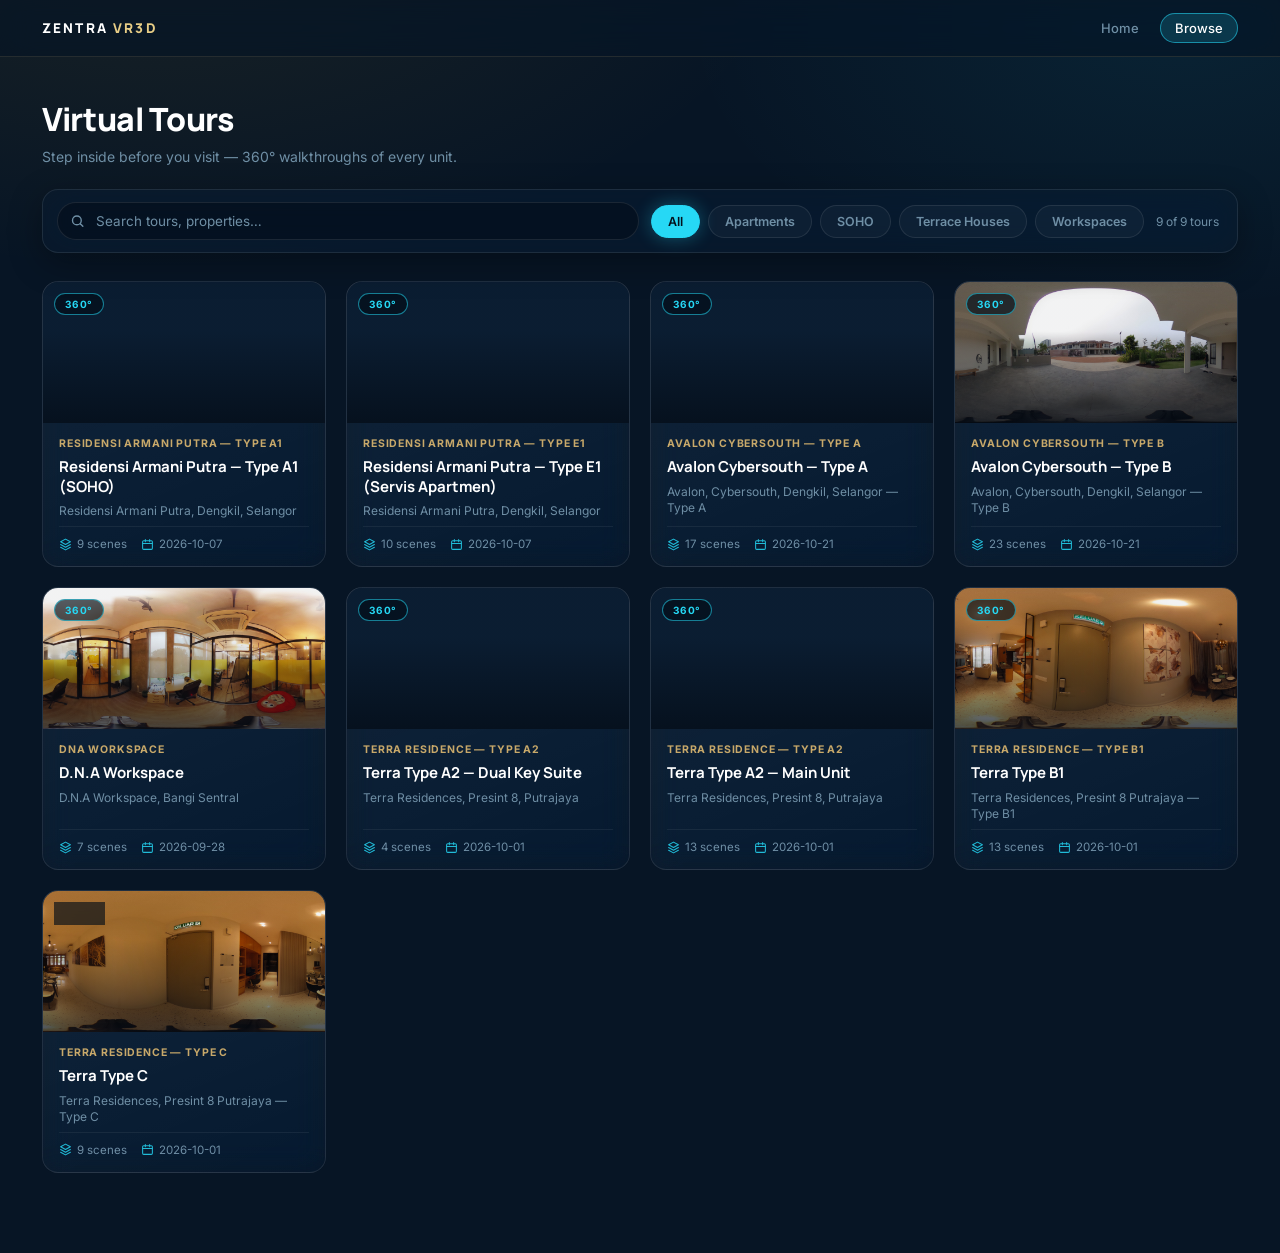
<file: tours.html>
<!DOCTYPE html>
<html lang="en">
<head>
<meta charset="utf-8">
<meta name="viewport" content="width=device-width, initial-scale=1">
<title>Virtual Tours — Zentra VR3D</title>
<meta name="robots" content="noindex, nofollow">
<link rel="preconnect" href="https://fonts.googleapis.com">
<link rel="preconnect" href="https://fonts.gstatic.com" crossorigin>
<link href="https://fonts.googleapis.com/css2?family=Inter:wght@400;500;600;700;800&family=Manrope:wght@500;600;700;800&display=swap" rel="stylesheet">
<style>
:root{
  --navy:#071525;--navy-2:#0b1e33;--gold:#C8A96A;--gold-light:#E8CE86;
  --neon:#26d8f5;--neon-soft:rgba(38,216,245,.16);--neon-line:rgba(38,216,245,.55);
  --body:#B0C4D6;--muted:#6F8FA5;--hair:rgba(200,169,106,.15);
  --glass:rgba(11,28,47,.55);--glass-brd:rgba(255,255,255,.09);
  --r:16px;--r-sm:10px;
}
*{box-sizing:border-box;margin:0;padding:0}
body{
  font-family:'Inter',-apple-system,BlinkMacSystemFont,'Segoe UI',sans-serif;
  background:
    radial-gradient(1100px 620px at 12% -8%,rgba(201,162,39,.10),transparent 60%),
    radial-gradient(900px 520px at 92% 2%,rgba(38,216,245,.07),transparent 55%),
    var(--navy);
  color:var(--body);min-height:100vh;-webkit-font-smoothing:antialiased;
}
a{color:inherit}

/* ─── Top bar ─── */
.top{position:sticky;top:0;z-index:20;backdrop-filter:blur(16px) saturate(140%);background:rgba(7,21,37,.72);border-bottom:1px solid var(--hair)}
.top .in{max-width:1240px;margin:0 auto;padding:13px 22px;display:flex;align-items:center;justify-content:space-between;gap:16px}
.brand{font-family:'Manrope',sans-serif;font-weight:800;letter-spacing:.16em;font-size:13.5px;color:#fff;text-decoration:none;white-space:nowrap}
.brand em{font-style:normal;color:var(--gold-light)}
.top nav{display:flex;gap:6px;align-items:center}
.top nav a{color:var(--muted);text-decoration:none;font-size:13px;font-weight:500;padding:7px 15px;border-radius:100px;transition:color .2s,background .2s}
.top nav a:hover{color:#fff;background:rgba(255,255,255,.05)}
.top nav a[aria-current]{color:#fff;background:var(--neon-soft);box-shadow:inset 0 0 0 1px var(--neon-line)}

/* ─── Layout ─── */
.wrap{max-width:1240px;margin:0 auto;padding:40px 22px 80px}
h1{font-family:'Manrope',sans-serif;font-size:32px;font-weight:800;color:#fff;letter-spacing:-.01em}
.sub{font-size:14px;color:var(--muted);margin-top:7px}

/* ─── Floating toolbar ─── */
.toolbar{
  position:sticky;top:64px;z-index:15;margin:24px 0 28px;
  display:flex;flex-wrap:wrap;gap:12px;align-items:center;
  padding:12px 14px;border-radius:var(--r);
  background:var(--glass);backdrop-filter:blur(18px) saturate(150%);
  border:1px solid var(--glass-brd);box-shadow:0 10px 34px rgba(0,0,0,.32);
}
.search{position:relative;flex:1 1 230px;min-width:180px}
.search svg{position:absolute;left:13px;top:50%;transform:translateY(-50%);color:var(--muted);pointer-events:none}
.search input{
  width:100%;padding:10px 14px 10px 38px;font:inherit;font-size:13.5px;color:#fff;
  background:rgba(4,14,25,.55);border:1px solid var(--glass-brd);border-radius:100px;outline:none;
  transition:border-color .2s,box-shadow .2s;
}
.search input::placeholder{color:var(--muted)}
.search input:focus{border-color:var(--neon-line);box-shadow:0 0 0 3px var(--neon-soft)}
.pills{display:flex;flex-wrap:wrap;gap:8px}
.pill{
  font:inherit;font-size:12.5px;font-weight:600;color:var(--muted);cursor:pointer;
  padding:8px 16px;border-radius:100px;background:rgba(255,255,255,.03);
  border:1px solid var(--glass-brd);transition:all .2s;
}
.pill:hover{color:#fff;border-color:rgba(38,216,245,.35)}
.pill[aria-pressed="true"]{color:#04121d;background:var(--neon);border-color:var(--neon);box-shadow:0 0 18px rgba(38,216,245,.32)}
.count{font-size:12px;color:var(--muted);margin-left:auto;white-space:nowrap;padding-right:4px}

/* ─── Grid: fills the row, no wasted space ─── */
.grid{display:grid;grid-template-columns:repeat(auto-fill,minmax(272px,1fr));gap:20px}

/* ─── Glass card ─── */
.card{
  position:relative;display:flex;flex-direction:column;text-decoration:none;
  border-radius:var(--r);overflow:hidden;
  background:linear-gradient(158deg,rgba(255,255,255,.065),rgba(255,255,255,.015));
  backdrop-filter:blur(14px) saturate(145%);
  border:1px solid var(--glass-brd);
  transition:transform .35s cubic-bezier(.2,.7,.3,1),border-color .3s,box-shadow .35s;
}
.card:hover,.card:focus-visible{
  transform:translateY(-4px);outline:none;
  border-color:var(--neon-line);
  box-shadow:0 0 0 1px var(--neon-line),0 14px 44px rgba(38,216,245,.16),0 10px 30px rgba(0,0,0,.35);
}
.card-thumb{position:relative;width:100%;aspect-ratio:2/1;overflow:hidden;background:var(--navy-2)}
.card-thumb img{
  width:100%;height:100%;object-fit:cover;display:block;
  transform:scale(1.02);transform-origin:50% 50%;
  transition:transform 6s cubic-bezier(.22,.6,.3,1);
}
.card:hover .card-thumb img,.card:focus-visible .card-thumb img{transform:scale(1.16) translateX(-2.5%)}
.card-thumb::after{
  content:"";position:absolute;inset:0;
  background:linear-gradient(180deg,rgba(4,12,22,.05) 35%,rgba(4,12,22,.72) 100%);
}
.pano-tag{
  position:absolute;top:11px;left:11px;z-index:2;
  font-size:10px;font-weight:700;letter-spacing:.08em;text-transform:uppercase;
  padding:4px 10px;border-radius:100px;color:var(--neon);
  background:rgba(4,14,25,.66);border:1px solid var(--neon-line);backdrop-filter:blur(6px);
}
.enter{
  position:absolute;inset:0;z-index:3;display:flex;flex-direction:column;
  align-items:center;justify-content:center;gap:9px;
  opacity:0;transform:translateY(6px);transition:opacity .3s,transform .3s;
}
.card:hover .enter,.card:focus-visible .enter{opacity:1;transform:none}
.enter .ring{
  width:52px;height:52px;border-radius:50%;display:grid;place-items:center;
  background:rgba(38,216,245,.14);border:1px solid var(--neon);
  box-shadow:0 0 26px rgba(38,216,245,.45);color:var(--neon);
}
.enter .lbl{font-size:10.5px;font-weight:800;letter-spacing:.14em;text-transform:uppercase;color:#fff;text-shadow:0 2px 10px rgba(0,0,0,.7)}
.card-body{padding:14px 16px 15px;display:flex;flex-direction:column;gap:7px;flex:1}
.card-body .album{
  font-size:10.5px;font-weight:700;letter-spacing:.08em;text-transform:uppercase;color:var(--gold);
}
.card-body h3{font-family:'Manrope',sans-serif;font-size:15px;font-weight:700;color:#fff;line-height:1.3}
.card-body .prop{font-size:12px;color:var(--muted);line-height:1.35;flex:1}
.card-meta{display:flex;align-items:center;gap:14px;padding-top:10px;border-top:1px solid rgba(255,255,255,.06);font-size:11.5px;color:var(--muted)}
.card-meta span{display:flex;align-items:center;gap:5px}
.card-meta svg{color:var(--neon);opacity:.85;flex-shrink:0}

/* ─── States ─── */
.empty{text-align:center;padding:70px 20px;grid-column:1/-1}
.empty h2{font-family:'Manrope',sans-serif;font-size:20px;color:var(--gold);margin-bottom:8px}
.empty p{font-size:14px;color:var(--muted)}
.empty code{display:inline-block;margin-top:16px;padding:10px 18px;background:var(--glass);border:1px solid var(--hair);border-radius:var(--r-sm);font-size:13px;color:var(--gold)}
.spinner{display:block;width:28px;height:28px;border:2px solid rgba(38,216,245,.12);border-top-color:var(--neon);border-radius:50%;animation:spin .8s linear infinite;margin:0 auto 12px}
@keyframes spin{to{transform:rotate(360deg)}}

@media(max-width:640px){
  .wrap{padding:26px 16px 56px}
  h1{font-size:23px}
  .toolbar{top:58px;padding:10px;gap:9px}
  .count{margin-left:0;width:100%;padding:0}
}
@media(prefers-reduced-motion:reduce){
  *,*::before,*::after{transition:none!important;animation:none!important}
  .card:hover .card-thumb img,.card:focus-visible .card-thumb img{transform:scale(1.02)}
}
</style>
</head>
<body>

<div class="top">
  <div class="in">
    <a href="/" class="brand"><span>ZENTRA <em>VR3D</em></span></a>
    <nav aria-label="Main">
      <a href="/">Home</a>
      <a href="tours.html" aria-current="page">Browse</a>
    </nav>
  </div>
</div>

<div class="wrap">
  <h1>Virtual Tours</h1>
  <p class="sub">Step inside before you visit — 360° walkthroughs of every unit.</p>

  <div class="toolbar">
    <label class="search">
      <svg width="15" height="15" viewBox="0 0 24 24" fill="none" stroke="currentColor" stroke-width="2.2" stroke-linecap="round"><circle cx="11" cy="11" r="7"/><path d="m16.5 16.5 4 4"/></svg>
      <input id="q" type="search" placeholder="Search tours, properties…" autocomplete="off" aria-label="Search tours">
    </label>
    <div class="pills" id="pills" role="group" aria-label="Filter by category"></div>
    <span class="count" id="count" role="status" aria-live="polite"></span>
  </div>

  <div class="grid" id="grid"></div>
</div>

<script>
const $ = s => document.querySelector(s);
const esc = s => String(s == null ? '' : s).replace(/[&<>"']/g, c => ({'&':'&amp;','<':'&lt;','>':'&gt;','"':'&quot;',"'":'&#39;'}[c]));

const ICON_SCENES = '<svg width="13" height="13" viewBox="0 0 24 24" fill="none" stroke="currentColor" stroke-width="1.9" stroke-linecap="round" stroke-linejoin="round"><path d="m12 2 9 5-9 5-9-5 9-5Z"/><path d="m3 12 9 5 9-5"/><path d="m3 17 9 5 9-5"/></svg>';
const ICON_DATE   = '<svg width="13" height="13" viewBox="0 0 24 24" fill="none" stroke="currentColor" stroke-width="1.9" stroke-linecap="round" stroke-linejoin="round"><rect x="3" y="5" width="18" height="16" rx="2"/><path d="M8 3v4M16 3v4M3 10h18"/></svg>';
const ICON_PLAY   = '<svg width="19" height="19" viewBox="0 0 24 24" fill="currentColor"><path d="M8 5.5v13l11-6.5-11-6.5Z"/></svg>';

const ALL = 'All';
let TOURS = [], CATS = [], active = ALL;

/* Category: explicit field wins; otherwise derive from the title. */
function categoryOf(t) {
  if (t.category) return t.category;
  const s = (t.title || '') + ' ' + (t.album || '');
  if (/workspace|office|co-?working/i.test(s)) return 'Workspaces';
  if (/soho/i.test(s)) return 'SOHO';
  return 'Apartments';
}

const albumNameOf = t => {
  const a = t.album;
  if (!a) return '';
  if (typeof a === 'string') return a;
  return a.name || a.title || '';
};

function card(t) {
  const n = (t.scenes || []).length;
  const pano = t.thumb || ((t.scenes || [])[0] || {}).panorama || '';
  const album = albumNameOf(t);
  return '<a class="card" href="tour.html?id=' + encodeURIComponent(t.id) + '">' +
    '<div class="card-thumb">' +
      (pano ? '<img src="' + esc(pano) + '" alt="" loading="lazy" decoding="async">' : '') +
      '<span class="pano-tag">360°</span>' +
      '<span class="enter" aria-hidden="true"><span class="ring">' + ICON_PLAY + '</span>' +
        '<span class="lbl">Enter 360°</span></span>' +
    '</div>' +
    '<div class="card-body">' +
      (album ? '<span class="album">' + esc(album) + '</span>' : '') +
      '<h3>' + esc(t.title || t.id) + '</h3>' +
      (t.property ? '<span class="prop">' + esc(t.property) + '</span>' : '<span class="prop"></span>') +
      '<div class="card-meta">' +
        '<span>' + ICON_SCENES + n + ' scene' + (n === 1 ? '' : 's') + '</span>' +
        (t.created ? '<span>' + ICON_DATE + esc(t.created) + '</span>' : '') +
      '</div>' +
    '</div></a>';
}

function matches(t) {
  if (active !== ALL && categoryOf(t) !== active) return false;
  const q = ($('#q').value || '').trim().toLowerCase();
  if (!q) return true;
  return ((t.title || '') + ' ' + (t.property || '') + ' ' + albumNameOf(t)).toLowerCase().includes(q);
}

function render() {
  const host = $('#grid');
  const shown = TOURS.filter(matches);

  if (!TOURS.length) {
    host.innerHTML = '<div class="empty"><h2>No tours yet</h2><p>Create your first tour with the stitch pipeline.</p>' +
      '<code>python3 stitch.py ./photos/ --output assets/panorama.jpg<br>python3 add_tour.py assets/panorama.jpg --name "My Property"</code></div>';
    $('#count').textContent = '';
    return;
  }

  host.innerHTML = shown.length
    ? shown.map(card).join('')
    : '<div class="empty"><h2>No match</h2><p>Nothing matches that search or filter.</p></div>';

  $('#count').textContent = shown.length + ' of ' + TOURS.length + ' tours';
}

function buildPills() {
  $('#pills').innerHTML = [ALL, ...CATS].map(c =>
    '<button class="pill" type="button" data-cat="' + esc(c) + '" aria-pressed="' +
    (c === active) + '">' + esc(c) + '</button>').join('');
}

$('#pills').addEventListener('click', e => {
  const b = e.target.closest('.pill');
  if (!b) return;
  active = b.dataset.cat;
  [...$('#pills').children].forEach(p => p.setAttribute('aria-pressed', String(p === b)));
  render();
});

$('#q').addEventListener('input', render);

(async function loadTours() {
  const host = $('#grid');
  host.innerHTML = '<div class="empty"><div class="spinner"></div><p style="font-size:13px">Loading tours…</p></div>';

  let ids = [];
  try {
    const r = await fetch('/tours/manifest.json', {cache: 'no-store'});
    if (r.ok) ids = await r.json();
  } catch (e) {}
  if (!Array.isArray(ids)) ids = Array.isArray(ids.tours) ? ids.tours : [];

  for (const id of ids) {
    try {
      const res = await fetch('/tours/' + id + '.json', {cache: 'no-store'});
      if (!res.ok) continue;
      TOURS.push(await res.json());
    } catch (e) {}
  }

  CATS = [...new Set(TOURS.map(categoryOf))].sort();
  buildPills();
  render();
})();
</script>
</body>
</html>
</file>
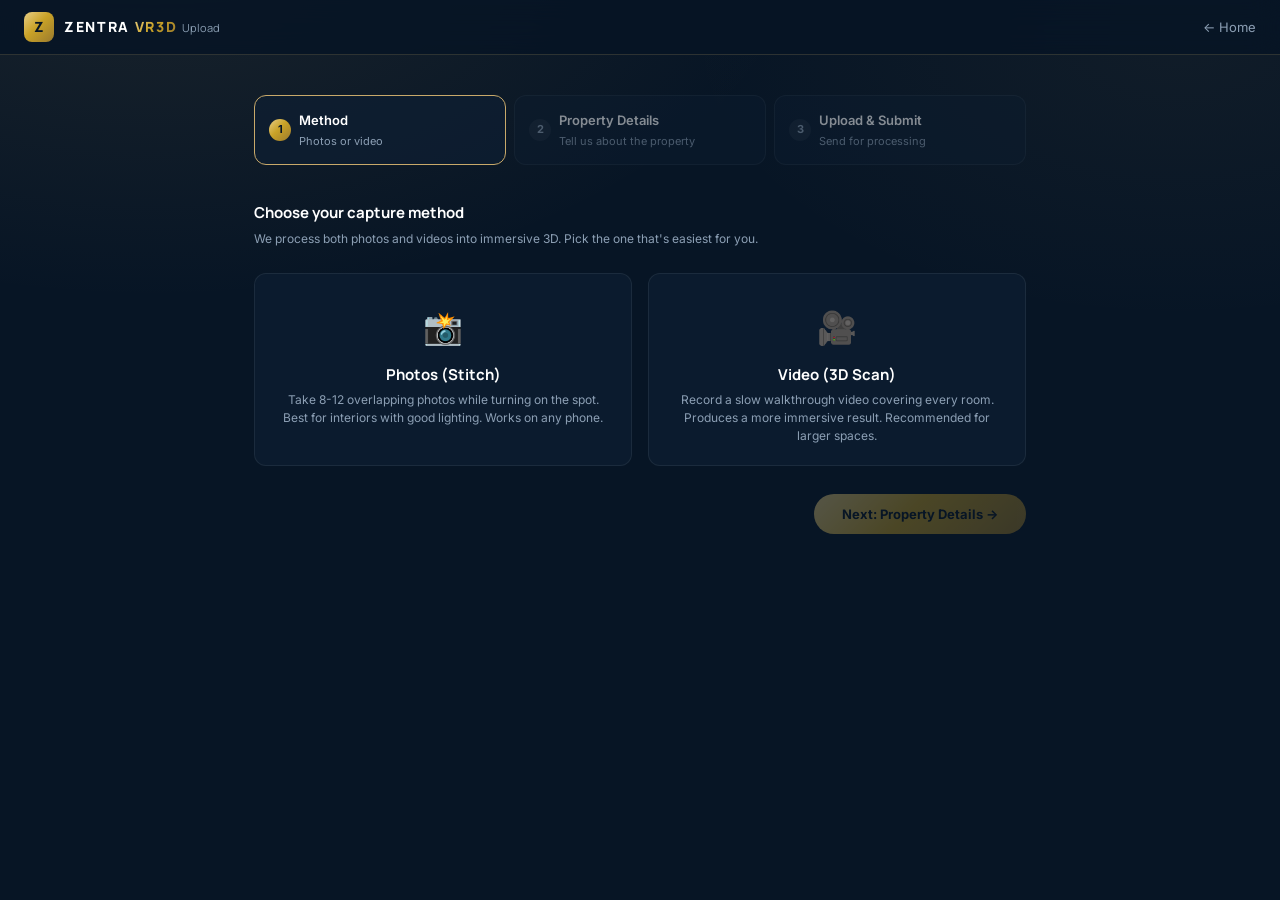
<file: upload.html>
<!DOCTYPE html>
<html lang="en">
<head>
<meta charset="utf-8">
<meta name="viewport" content="width=device-width, initial-scale=1">
<title>Upload Media — Zentra VR3D</title>
<meta name="robots" content="noindex, nofollow">
<link rel="preconnect" href="https://fonts.googleapis.com">
<link rel="preconnect" href="https://fonts.gstatic.com" crossorigin>
<link href="https://fonts.googleapis.com/css2?family=Inter:wght@400;500;600;700;800&family=Manrope:wght@500;600;700;800&display=swap" rel="stylesheet">

<style>
:root {
  --navy: #071525;
  --navy-light: #0d1f33;
  --navy-panel: #11233b;
  --gold: #C8A96A;
  --gold-light: #E8CE86;
  --gold-deep: #9a7a2e;
  --grad-gold: linear-gradient(135deg, #e8ce86 0%, #c9a227 45%, #9a7a2e 100%);
  --body: #C7D1DC;
  --muted: #8C9FB4;
  --green: #43B02A;
  --red: #E8776A;
  --amber: #F0AD4E;
  --font: 'Inter', -apple-system, sans-serif;
  --font-display: 'Manrope', 'Inter', sans-serif;
  --radius: 12px;
  --hair: rgba(200,169,106,.2);
  --hair-solid: rgba(255,255,255,.07);
  --kaca: rgba(13,31,51,.7);
}

*{box-sizing:border-box;margin:0;padding:0}
body{
  font-family:var(--font);
  background:radial-gradient(1100px 620px at 12% -8%,rgba(200,169,106,.10),transparent 60%),
             radial-gradient(900px 520px at 92% 4%,rgba(200,169,106,.05),transparent 55%),
             var(--navy);
  color:var(--body);
  min-height:100vh;
  line-height:1.6;
}

/* ── Top bar ── */
.topbar{
  position:sticky;top:0;z-index:10;
  backdrop-filter:blur(14px);-webkit-backdrop-filter:blur(14px);
  background:rgba(7,21,37,.85);
  border-bottom:1px solid var(--hair);
  padding:12px 24px;
  display:flex;align-items:center;gap:16px;
}
.brand{display:flex;align-items:center;gap:10px;text-decoration:none}
.mark{
  width:30px;height:30px;border-radius:8px;
  background:var(--grad-gold);
  display:flex;align-items:center;justify-content:center;
  font-family:var(--font-display);font-weight:800;font-size:14px;color:var(--navy);
}
.brand-text{font-family:var(--font-display);font-weight:800;font-size:14px;letter-spacing:.12em;color:#fff}
.brand-text em{font-style:normal;background:var(--grad-gold);-webkit-background-clip:text;-webkit-text-fill-color:transparent}
.brand-sub{font-size:11px;color:var(--muted);letter-spacing:0;font-weight:400;margin-left:4px}
.back-link{margin-left:auto;font-size:13px;color:var(--muted);text-decoration:none}
.back-link:hover{color:var(--gold-light)}

/* ── Main layout ── */
.container{max-width:820px;margin:0 auto;padding:40px 24px 80px}

/* ── Step progress ── */
.steps{display:flex;gap:8px;margin-bottom:36px;counter-reset:step}
.step-item{flex:1;position:relative;padding:14px 16px 14px 44px;border-radius:var(--radius);border:1px solid var(--hair-solid);background:var(--kaca);cursor:default;opacity:.5;transition:all .3s}
.step-item::before{
  counter-increment:step;content:counter(step);
  position:absolute;left:14px;top:50%;transform:translateY(-50%);
  width:22px;height:22px;border-radius:50%;
  display:flex;align-items:center;justify-content:center;
  font-size:11px;font-weight:700;
  background:rgba(255,255,255,.06);color:var(--muted);
  transition:all .3s;
}
.step-item.active{opacity:1;border-color:var(--gold)}
.step-item.active::before{background:var(--grad-gold);color:var(--navy)}
.step-item.done{opacity:.8;border-color:var(--green)}
.step-item.done::before{background:var(--green);color:#fff;content:"✓"}
.step-title{font-size:13px;font-weight:600;color:#fff;margin-bottom:2px}
.step-desc{font-size:11px;color:var(--muted)}

/* ── Panels ── */
.panel{display:none;animation:fadeIn .35s ease}
.panel.active{display:block}
@keyframes fadeIn{from{opacity:0;transform:translateY(10px)}to{opacity:1;transform:translateY(0)}}

/* ── Method cards ── */
.method-grid{display:grid;grid-template-columns:1fr 1fr;gap:16px;margin-bottom:28px}
.method-card{
  position:relative;
  padding:28px 20px 20px;
  border-radius:var(--radius);
  border:1.5px solid var(--hair-solid);
  background:var(--kaca);
  cursor:pointer;
  transition:all .3s;
  text-align:center;
}
.method-card:hover{border-color:var(--gold);transform:translateY(-2px)}
.method-card.selected{border-color:var(--gold);box-shadow:0 0 24px rgba(200,169,106,.12)}
.method-card.selected::after{
  content:"✓";position:absolute;top:10px;right:12px;
  width:20px;height:20px;border-radius:50%;
  background:var(--grad-gold);color:var(--navy);
  font-size:11px;font-weight:800;
  display:flex;align-items:center;justify-content:center;
}
.method-icon{font-size:32px;margin-bottom:10px;display:block}
.method-card h3{font-family:var(--font-display);font-size:15px;color:#fff;margin-bottom:4px}
.method-card p{font-size:12px;color:var(--muted);line-height:1.5}

/* ── Guide sections ── */
.guide{display:none;margin-bottom:24px}
.guide.active{display:block}
.guide-box{
  padding:20px;border-radius:var(--radius);
  border:1px solid var(--hair-solid);
  background:var(--kaca);
}
.guide-box h4{font-size:13px;color:var(--gold-light);margin-bottom:8px;font-weight:600}
.guide-steps{display:grid;grid-template-columns:1fr 1fr;gap:12px;margin-top:12px}
.guide-step{padding:12px;border-radius:8px;background:rgba(0,0,0,.2);font-size:12px;color:var(--body)}
.guide-step strong{color:#fff;display:block;margin-bottom:3px;font-size:13px}
.guide-icon{font-size:20px;display:block;margin-bottom:6px}
.do-dont{display:grid;grid-template-columns:1fr 1fr;gap:12px;margin-top:12px}
.do-item,.dont-item{padding:10px 12px;border-radius:8px;font-size:12px}
.do-item{background:rgba(67,176,42,.08);border:1px solid rgba(67,176,42,.15)}
.do-item::before{content:"✓ DO ";color:var(--green);font-weight:700}
.dont-item{background:rgba(232,119,106,.08);border:1px solid rgba(232,119,106,.15)}
.dont-item::before{content:"✗ DON'T ";color:var(--red);font-weight:700}

/* ── Form ── */
.form-section{margin-bottom:24px}
.form-section h3{font-family:var(--font-display);font-size:15px;color:#fff;margin-bottom:4px}
.form-section p{font-size:12px;color:var(--muted);margin-bottom:14px}
.form-grid{display:grid;grid-template-columns:1fr 1fr;gap:12px}
.form-grid.wide{grid-template-columns:1fr}
label{display:block;font-size:11.5px;font-weight:600;color:var(--gold-light);text-transform:uppercase;letter-spacing:.4px;margin-bottom:4px}
input,select,textarea{
  width:100%;padding:10px 12px;border-radius:8px;
  border:1px solid var(--hair-solid);background:rgba(0,0,0,.25);
  color:#fff;font-family:var(--font);font-size:13px;transition:all .2s;outline:none
}
input:focus,select:focus,textarea:focus{border-color:var(--gold);box-shadow:0 0 0 3px rgba(200,169,106,.1)}
textarea{resize:vertical;min-height:56px}
select option{background:var(--navy);color:#fff}
::placeholder{color:var(--muted);opacity:.6}

/* ── Upload zone ── */
.drop-zone{
  border:2px dashed var(--hair-solid);
  border-radius:var(--radius);
  padding:40px 20px;
  text-align:center;
  cursor:pointer;
  transition:all .25s;
  background:rgba(0,0,0,.12);
  position:relative;
}
.drop-zone:hover,.drop-zone.dragover{border-color:var(--gold);background:rgba(200,169,106,.04)}
.drop-zone.dragover{border-style:solid;transform:scale(1.01)}
.drop-zone input[type=file]{position:absolute;inset:0;opacity:0;cursor:pointer}
.drop-icon{font-size:36px;display:block;margin-bottom:8px}
.drop-text{font-size:14px;color:var(--body);margin-bottom:4px}
.drop-text strong{color:#fff;font-weight:600}
.drop-hint{font-size:11.5px;color:var(--muted)}
.drop-info{display:flex;justify-content:center;gap:24px;margin-top:12px;font-size:11px;color:var(--muted)}

/* ── File list ── */
.file-list{margin-top:12px;display:grid;gap:8px}
.file-item{
  display:flex;align-items:center;gap:12px;
  padding:10px 12px;border-radius:8px;
  background:var(--kaca);border:1px solid var(--hair-solid);
  font-size:12.5px;
}
.file-thumb{width:44px;height:34px;border-radius:4px;object-fit:cover;background:rgba(0,0,0,.2)}
.file-item .name{flex:1;color:#fff;white-space:nowrap;overflow:hidden;text-overflow:ellipsis}
.file-item .size{color:var(--muted);font-size:11px}
.file-item .remove{cursor:pointer;color:var(--red);font-size:16px;padding:4px;border:none;background:none;line-height:1}

/* ── Buttons ── */
.btn-group{display:flex;gap:12px;margin-top:28px;justify-content:space-between}
.btn{
  padding:12px 28px;border-radius:100px;border:none;
  font-family:var(--font);font-size:13px;font-weight:700;
  cursor:pointer;transition:all .25s;
  text-decoration:none;display:inline-flex;align-items:center;gap:8px;
}
.btn-primary{background:var(--grad-gold);color:var(--navy)}
.btn-primary:hover{transform:translateY(-2px);box-shadow:0 6px 20px rgba(200,169,106,.2)}
.btn-primary:disabled{opacity:.35;cursor:not-allowed;transform:none;box-shadow:none}
.btn-ghost{background:transparent;color:var(--body);border:1px solid var(--hair-solid)}
.btn-ghost:hover{color:#fff;border-color:var(--gold)}
.btn-success{background:var(--green);color:#fff}

/* ── Success screen ── */
.success-screen{text-align:center;padding:60px 20px}
.success-icon{font-size:56px;margin-bottom:16px;display:block}
.success-screen h2{font-family:var(--font-display);font-size:24px;color:#fff;margin-bottom:8px}
.success-screen p{font-size:14px;color:var(--muted);margin-bottom:20px;max-width:440px;margin-left:auto;margin-right:auto}
.ticket{border:1px solid var(--hair);border-radius:var(--radius);padding:20px;background:var(--kaca);margin-bottom:20px;text-align:left}
.ticket-row{display:flex;justify-content:space-between;padding:6px 0;font-size:12.5px;border-bottom:1px solid var(--hair-solid)}
.ticket-row:last-child{border:none}
.ticket-row .t-label{color:var(--muted)}
.ticket-row .t-value{color:#fff;font-weight:500}

/* ── Status badge ── */
.badge{display:inline-block;padding:3px 10px;border-radius:100px;font-size:10.5px;font-weight:700;text-transform:uppercase;letter-spacing:.3px}
.badge-method{background:rgba(200,169,106,.12);color:var(--gold-light)}
.badge-pending{background:rgba(240,173,78,.12);color:var(--amber)}

/* ── Responsive ── */
@media(max-width:640px){
  .container{padding:24px 16px 60px}
  .step-item{padding:10px 12px 10px 36px;font-size:11px}
  .step-item::before{width:18px;height:18px;font-size:10px;left:10px}
  .step-title{font-size:11px}
  .step-desc{display:none}
  .method-grid{grid-template-columns:1fr}
  .guide-steps{grid-template-columns:1fr}
  .do-dont{grid-template-columns:1fr}
  .form-grid{grid-template-columns:1fr}
  .btn-group{flex-direction:column}
  .btn-group .btn{width:100%;justify-content:center}
}

/* ── Toast ── */
.toast{
  position:fixed;bottom:24px;left:50%;transform:translateX(-50%) translateY(80px);
  background:var(--green);color:#fff;padding:10px 20px;border-radius:100px;
  font-size:13px;font-weight:600;opacity:0;transition:all .35s;z-index:100;
  pointer-events:none;white-space:nowrap;
}
.toast.show{opacity:1;transform:translateX(-50%) translateY(0)}
.toast.err{background:var(--red)}
</style>
</head>
<body>

<div class="topbar">
  <a href="/" class="brand">
    <div class="mark">Z</div>
    <div class="brand-text">ZENTRA <em>VR3D</em><span class="brand-sub">Upload</span></div>
  </a>
  <a href="/" class="back-link">← Home</a>
</div>

<div class="container">

  <div class="steps" id="stepIndicator">
    <div class="step-item active" data-step="1">
      <div class="step-title">Method</div>
      <div class="step-desc">Photos or video</div>
    </div>
    <div class="step-item" data-step="2">
      <div class="step-title">Property Details</div>
      <div class="step-desc">Tell us about the property</div>
    </div>
    <div class="step-item" data-step="3">
      <div class="step-title">Upload & Submit</div>
      <div class="step-desc">Send for processing</div>
    </div>
  </div>

  <!-- ═══════════ STEP 1: METHOD ═══════════ -->
  <div class="panel active" id="panel1">
    <div class="form-section">
      <h3>Choose your capture method</h3>
      <p>We process both photos and videos into immersive 3D. Pick the one that's easiest for you.</p>
    </div>

    <div class="method-grid" id="methodGrid">
      <div class="method-card" data-method="photos">
        <span class="method-icon">📸</span>
        <h3>Photos (Stitch)</h3>
        <p>Take 8-12 overlapping photos while turning on the spot. Best for interiors with good lighting. Works on any phone.</p>
      </div>
      <div class="method-card" data-method="video">
        <span class="method-icon">🎥</span>
        <h3>Video (3D Scan)</h3>
        <p>Record a slow walkthrough video covering every room. Produces a more immersive result. Recommended for larger spaces.</p>
      </div>
    </div>

    <!-- ── Photo guide ── -->
    <div class="guide" id="guidePhotos">
      <div class="guide-box">
        <h4>📸 How to take photos for 360°</h4>
        <div class="guide-steps">
          <div class="guide-step">
            <span class="guide-icon">📍</span>
            <strong>Stand in one spot</strong>
            Keep your feet planted. Turn your body, not your feet.
          </div>
          <div class="guide-step">
            <span class="guide-icon">🔄</span>
            <strong>Overlap 30%</strong>
            Each photo should overlap the previous by about a third.
          </div>
          <div class="guide-step">
            <span class="guide-icon">📐</span>
            <strong>8-12 photos per room</strong>
            Take a full circle. More photos = smoother result.
          </div>
          <div class="guide-step">
            <span class="guide-icon">💡</span>
            <strong>Good lighting</strong>
            Turn on all lights. Open curtains. Avoid harsh shadows.
          </div>
        </div>
        <div class="do-dont">
          <div class="do-item">Hold phone vertically, keep it level</div>
          <div class="dont-item">Use zoom, flash, or HDR mode</div>
          <div class="do-item">Move slowly and steadily</div>
          <div class="dont-item">Photograph mirrors or glass directly</div>
        </div>
        <p style="margin-top:12px;font-size:11.5px;color:var(--muted)"><strong>Pro tip:</strong> For best results, mount your phone on a small tripod or selfie stick held steady at chest height. One circle per room — take 8-12 shots.</p>
      </div>
    </div>

    <!-- ── Video guide ── -->
    <div class="guide" id="guideVideo">
      <div class="guide-box">
        <h4>🎥 How to record video for 3D</h4>
        <div class="guide-steps">
          <div class="guide-step">
            <span class="guide-icon">🚶</span>
            <strong>Walk slowly</strong>
            Slow walking pace. Each room takes 15-30 seconds.
          </div>
          <div class="guide-step">
            <span class="guide-icon">🔄</span>
            <strong>Pan the camera</strong>
            Slowly look left and right as you walk to capture walls and corners.
          </div>
          <div class="guide-step">
            <span class="guide-icon">🏠</span>
            <strong>Cover every room</strong>
            Don't skip rooms. Walk through doorways, show the layout.
          </div>
          <div class="guide-step">
            <span class="guide-icon">📹</span>
            <strong>Keep it steady</strong>
            Hold phone with two hands. No sudden movements.
          </div>
        </div>
        <div class="do-dont">
          <div class="do-item">Record at 1080p 30fps or higher</div>
          <div class="dont-item">Use fisheye or wide-angle lens</div>
          <div class="do-item">Show the entrance and each room entry</div>
          <div class="dont-item">Film people, pets, or reflective surfaces</div>
        </div>
        <p style="margin-top:12px;font-size:11.5px;color:var(--muted)"><strong>Pro tip:</strong> Start at the front door, walk through each room naturally, and end at the back. A single continuous video is ideal. Aim for 2-5 minutes total.</p>
      </div>
    </div>

    <div class="btn-group">
      <span></span>
      <button class="btn btn-primary" id="step1Next" disabled>Next: Property Details →</button>
    </div>
  </div>

  <!-- ═══════════ STEP 2: PROPERTY DETAILS ═══════════ -->
  <div class="panel" id="panel2">
    <div class="form-section">
      <h3>Property Information</h3>
      <p>We need some details to link your media to the right property.</p>
    </div>

    <div class="form-grid wide">
      <div>
        <label for="propName">Property Name / Address</label>
        <input type="text" id="propName" placeholder="e.g. No 12, Jalan SS2/72, Petaling Jaya" required>
      </div>
    </div>
    <div class="form-grid">
      <div>
        <label for="propType">Property Type</label>
        <select id="propType">
          <option value="">— Select —</option>
          <option value="condo">Condominium / Apartment</option>
          <option value="terrace">Terrace / Link House</option>
          <option value="semi-d">Semi-Detached</option>
          <option value="bungalow">Bungalow</option>
          <option value="office">Office / Commercial</option>
          <option value="land">Land / Vacant Plot</option>
          <option value="showroom">Showroom / Gallery</option>
          <option value="other">Other</option>
        </select>
      </div>
      <div>
        <label for="projectName">Project / Building Name</label>
        <input type="text" id="projectName" placeholder="e.g. The Vertical, Bangsar South">
      </div>
    </div>
    <div class="form-grid">
      <div>
        <label for="clientName">Your Name</label>
        <input type="text" id="clientName" placeholder="Your full name" required>
      </div>
      <div>
        <label for="clientPhone">Phone / WhatsApp</label>
        <input type="tel" id="clientPhone" placeholder="e.g. 012-345 6789" required>
      </div>
    </div>
    <div class="form-grid wide">
      <div>
        <label for="clientEmail">Email (optional)</label>
        <input type="email" id="clientEmail" placeholder="For receipt and updates">
      </div>
    </div>
    <div class="form-grid wide">
      <div>
        <label for="notes">Notes</label>
        <textarea id="notes" placeholder="Any special instructions? e.g. 'Focus on the renovated kitchen and master bedroom'"></textarea>
      </div>
    </div>

    <div class="btn-group">
      <button class="btn btn-ghost" id="step2Back">← Back</button>
      <button class="btn btn-primary" id="step2Next">Next: Upload Files →</button>
    </div>
  </div>

  <!-- ═══════════ STEP 3: UPLOAD ═══════════ -->
  <div class="panel" id="panel3">
    <div class="form-section">
      <h3>Upload your media</h3>
      <p id="uploadDesc">Drop your files below or click to select.</p>
    </div>

    <div class="drop-zone" id="dropZone">
      <input type="file" id="fileInput" multiple accept="image/*,video/*">
      <span class="drop-icon">📂</span>
      <div class="drop-text">Drag & drop files here, or <strong>click to browse</strong></div>
      <div class="drop-hint" id="uploadHint">Supports: JPG, PNG, MP4, MOV · Max 200MB per file</div>
      <div class="drop-info">
        <span id="fileMin">📸 Minimum: 6 files</span>
        <span>📦 Total: 0 MB</span>
      </div>
    </div>

    <div class="file-list" id="fileList"></div>

    <div class="form-grid wide" style="margin-top:16px">
      <div>
        <label for="methodNote">Anything else about the media?</label>
        <textarea id="methodNote" placeholder="e.g. 'Photos taken with iPhone 15, living room has skylight'"></textarea>
      </div>
    </div>

    <div class="btn-group">
      <button class="btn btn-ghost" id="step3Back">← Back</button>
      <button class="btn btn-primary" id="step3Submit">Submit for Processing</button>
    </div>
  </div>

  <!-- ═══════════ SUCCESS ═══════════ -->
  <div class="panel" id="panelSuccess">
    <div class="success-screen">
      <span class="success-icon">🎉</span>
      <h2>Media Received!</h2>
      <p>Your property media has been queued for VR processing. We'll notify you when the virtual tour is ready.</p>
      <div class="ticket" id="ticket">
        <div class="ticket-row"><span class="t-label">Reference</span><span class="t-value" id="confirmRef">—</span></div>
        <div class="ticket-row"><span class="t-label">Property</span><span class="t-value" id="confirmProp">—</span></div>
        <div class="ticket-row"><span class="t-label">Method</span><span class="t-value" id="confirmMethod">—</span></div>
        <div class="ticket-row"><span class="t-label">Files</span><span class="t-value" id="confirmFiles">—</span></div>
        <div class="ticket-row"><span class="t-label">Status</span><span class="t-value"><span class="badge badge-pending">Processing</span></span></div>
      </div>
      <p style="font-size:12px;color:var(--muted)">Typically processed within 24-48 hours. We'll contact you via WhatsApp.</p>
      <div class="btn-group" style="justify-content:center">
        <a href="/tours.html" class="btn btn-primary">Browse Other Tours</a>
        <a href="/upload.html" class="btn btn-ghost">Upload Another</a>
      </div>
    </div>
  </div>

</div>

<div class="toast" id="toast"></div>

<script>
// ═══════════ STATE ═══════════
let step = 1;
let method = null;
let files = [];
const maxStep = 3;

// ═══════════ STEP NAVIGATION ═══════════
function goToStep(n) {
  step = n;
  document.querySelectorAll('.panel').forEach((p,i) => {
    p.classList.toggle('active', i === n-1 || (i === 3 && n === 4));
  });
  document.querySelectorAll('.step-item').forEach((el,i) => {
    el.classList.toggle('active', i === n-1);
    el.classList.toggle('done', i < n-1);
  });
  window.scrollTo({top:0,behavior:'smooth'});
}

// ═══════════ STEP 1: METHOD ═══════════
document.querySelectorAll('.method-card').forEach(card => {
  card.onclick = () => {
    document.querySelectorAll('.method-card').forEach(c => c.classList.remove('selected'));
    card.classList.add('selected');
    method = card.dataset.method;
    document.getElementById('step1Next').disabled = false;
    document.getElementById(method === 'photos' ? 'guidePhotos' : 'guideVideo').classList.add('active');
    document.getElementById(method === 'photos' ? 'guideVideo' : 'guidePhotos').classList.remove('active');
    // Update upload hints
    if (method === 'photos') {
      document.getElementById('uploadDesc').textContent = 'Select 8-12 photos taken from different angles in each room.';
      document.getElementById('fileInput').accept = 'image/*';
      document.getElementById('uploadHint').textContent = 'Supports: JPG, PNG · Max 20MB per file · Minimum 6 photos';
    } else {
      document.getElementById('uploadDesc').textContent = 'Upload a single video walkthrough or multiple clips.';
      document.getElementById('fileInput').accept = 'video/*';
      document.getElementById('uploadHint').textContent = 'Supports: MP4, MOV · Max 500MB per file · 1-3 clips ideal';
    }
  };
});

document.getElementById('step1Next').onclick = () => { if(!document.getElementById('step1Next').disabled) goToStep(2); };

// ═══════════ STEP 2: PROPERTY ═══════════
document.getElementById('step2Back').onclick = () => goToStep(1);
document.getElementById('step2Next').onclick = () => {
  const name = document.getElementById('propName').value.trim();
  const client = document.getElementById('clientName').value.trim();
  const phone = document.getElementById('clientPhone').value.trim();
  if (!name) { showToast('Please enter the property name', true); document.getElementById('propName').focus(); return; }
  if (!client) { showToast('Please enter your name', true); document.getElementById('clientName').focus(); return; }
  if (!phone) { showToast('Please enter your phone number', true); document.getElementById('clientPhone').focus(); return; }
  goToStep(3);
};

// ═══════════ FILE UPLOAD ═══════════
const dropZone = document.getElementById('dropZone');
const fileInput = document.getElementById('fileInput');
const fileList = document.getElementById('fileList');

dropZone.addEventListener('dragover', e => { e.preventDefault(); dropZone.classList.add('dragover'); });
dropZone.addEventListener('dragleave', () => dropZone.classList.remove('dragover'));
dropZone.addEventListener('drop', e => { e.preventDefault(); dropZone.classList.remove('dragover'); handleFiles(e.dataTransfer.files); });
fileInput.addEventListener('change', () => { handleFiles(fileInput.files); fileInput.value = ''; });

function handleFiles(newFiles) {
  for (const f of newFiles) {
    // Check duplicate
    if (files.some(x => x.name === f.name && x.size === f.size)) continue;
    // Size check
    const maxSize = method === 'video' ? 500 : 20;
    if (f.size > maxSize * 1024 * 1024) {
      showToast(`${f.name} exceeds ${maxSize}MB limit`, true);
      continue;
    }
    files.push(f);
  }
  renderFiles();
}

function renderFiles() {
  fileList.innerHTML = '';
  let totalMB = 0;
  files.forEach((f, i) => {
    const mb = (f.size / (1024 * 1024)).toFixed(1);
    totalMB += parseFloat(mb);
    const isImg = f.type.startsWith('image/');
    const el = document.createElement('div');
    el.className = 'file-item';
    el.innerHTML = `
      <span class="file-thumb">${isImg ? `<img src="${URL.createObjectURL(f)}" style="width:44px;height:34px;object-fit:cover;border-radius:4px">` : '🎬'}</span>
      <span class="name">${f.name}</span>
      <span class="size">${mb} MB</span>
      <button class="remove" data-i="${i}">&times;</button>
    `;
    fileList.appendChild(el);
  });
  document.querySelector('.drop-info').innerHTML = `
    <span>📸 Files: ${files.length}</span>
    <span>📦 Total: ${totalMB.toFixed(1)} MB</span>
  `;
  document.querySelectorAll('.file-item .remove').forEach(btn => {
    btn.onclick = () => {
      const idx = parseInt(btn.dataset.i);
      URL.revokeObjectURL(files[idx].name);
      files.splice(idx, 1);
      renderFiles();
    };
  });
}

// ═══════════ SUBMIT ═══════════
document.getElementById('step3Back').onclick = () => goToStep(2);
document.getElementById('step3Submit').onclick = () => {
  if (files.length === 0) {
    showToast('Please upload at least one file', true);
    return;
  }

  // Generate reference
  const ref = 'VR-' + Date.now().toString(36).toUpperCase() + '-' + Math.random().toString(36).substring(2,5).toUpperCase();

  // Fill confirmation
  document.getElementById('confirmRef').textContent = ref;
  document.getElementById('confirmProp').textContent = document.getElementById('propName').value.trim() || '—';
  document.getElementById('confirmMethod').textContent = method === 'photos' ? '📸 Photo Stitch' : '🎥 Video 3D Scan';
  document.getElementById('confirmFiles').textContent = files.length + ' file(s)';

  goToStep(4);
};

// ═══════════ TOAST ═══════════
function showToast(msg, isError = false) {
  const t = document.getElementById('toast');
  t.textContent = msg;
  t.className = 'toast show' + (isError ? ' err' : '');
  setTimeout(() => t.classList.remove('show'), 3000);
}
</script>
</body>
</html>
</file>
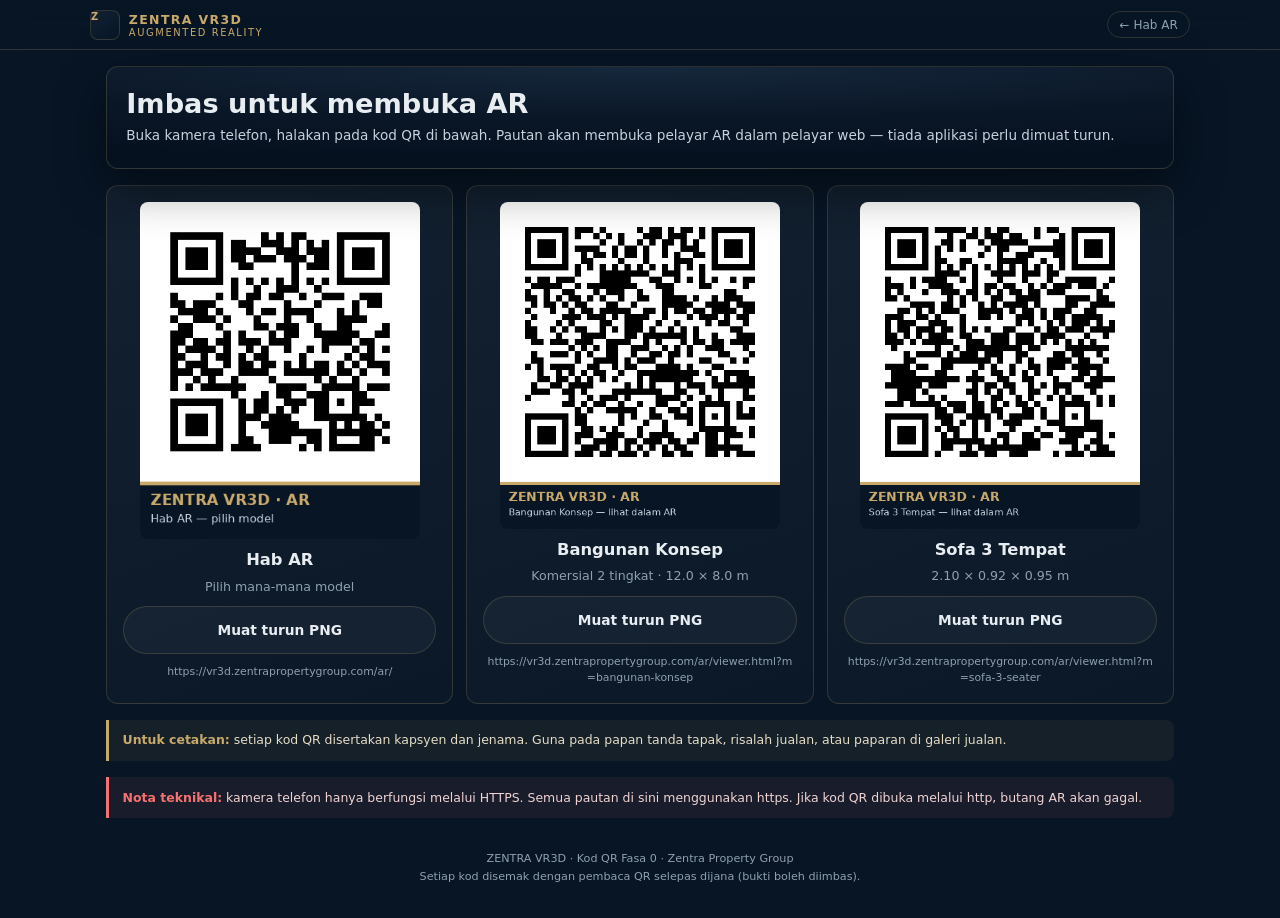
<file: ar/qr.html>
<!DOCTYPE html>
<html lang="ms">
<head>
<meta charset="utf-8">
<meta name="viewport" content="width=device-width,initial-scale=1,viewport-fit=cover">
<meta name="robots" content="noindex,nofollow">
<title>Kod QR AR — ZENTRA VR3D</title>
<link rel="icon" href="data:image/svg+xml,<svg xmlns='http://www.w3.org/2000/svg' viewBox='0 0 32 32'><rect width='32' height='32' rx='5' fill='%23071525'/><text x='16' y='23' font-size='19' font-weight='bold' text-anchor='middle' fill='%23C8A96A'>Z</text></svg>">
<link rel="stylesheet" href="./ar.css">
</head>
<body>

<header>
  <div class="hd">
    <a class="brand" href="./index.html">
      <span class="zk">Z</span>
      <span><b>ZENTRA VR3D</b><span>Augmented Reality</span></span>
    </a>
    <a class="back" href="./index.html">← Hab AR</a>
  </div>
</header>

<main>
  <div class="stage" style="min-height:auto;padding:1.3rem 1.2rem">
    <h1 style="font-family:var(--disp);font-size:clamp(1.2rem,4.2vw,1.7rem);font-weight:800;margin-bottom:.4rem">
      Imbas untuk membuka AR
    </h1>
    <p style="font-size:.85rem;color:#c6d2dc;line-height:1.6">
      Buka kamera telefon, halakan pada kod QR di bawah. Pautan akan membuka pelayar AR
      dalam pelayar web — tiada aplikasi perlu dimuat turun.
    </p>
  </div>

  <div class="katalog" id="katalog"></div>

  <div class="note info">
    <b>Untuk cetakan:</b> setiap kod QR disertakan kapsyen dan jenama. Guna pada papan tanda tapak,
    risalah jualan, atau paparan di galeri jualan.
  </div>

  <div class="note" style="border-left-color:var(--err);background:rgba(248,113,113,.07);color:#f0d3d3">
    <b style="color:var(--err)">Nota teknikal:</b> kamera telefon hanya berfungsi melalui HTTPS.
    Semua pautan di sini menggunakan https. Jika kod QR dibuka melalui http, butang AR akan gagal.
  </div>
</main>

<footer>
  ZENTRA VR3D · Kod QR Fasa 0 · Zentra Property Group<br>
  Setiap kod disemak dengan pembaca QR selepas dijana (bukti boleh diimbas).
</footer>

<script>
(function () {
  'use strict';
  var ASAS = 'https://vr3d.zentrapropertygroup.com';
  var PETA = [
    { f: 'assets/qr/ar-hab.png', t: 'Hab AR', d: 'Pilih mana-mana model', u: ASAS + '/ar/' },
    { f: 'assets/qr/ar-bangunan.png', t: 'Bangunan Konsep', d: 'Komersial 2 tingkat · 12.0 × 8.0 m', u: ASAS + '/ar/viewer.html?m=bangunan-konsep' },
    { f: 'assets/qr/ar-sofa.png', t: 'Sofa 3 Tempat', d: '2.10 × 0.92 × 0.95 m', u: ASAS + '/ar/viewer.html?m=sofa-3-seater' }
  ];
  var kotak = document.getElementById('katalog');
  PETA.forEach(function (p) {
    var d = document.createElement('div');
    d.className = 'mkad';
    d.style.alignItems = 'center';
    d.innerHTML =
      '<img src="../' + p.f + '" alt="Kod QR untuk ' + p.t + '" ' +
        'style="width:100%;max-width:280px;border-radius:8px;display:block">' +
      '<h2 style="text-align:center">' + p.t + '</h2>' +
      '<p style="text-align:center;margin-top:-.2rem">' + p.d + '</p>' +
      '<a class="ghost" style="width:100%" href="../' + p.f + '" download>Muat turun PNG</a>' +
      '<p style="font-size:.68rem;word-break:break-all;color:var(--text-dim);text-align:center">' + p.u + '</p>';
    kotak.appendChild(d);
  });
})();
</script>
</body>
</html>
</file>
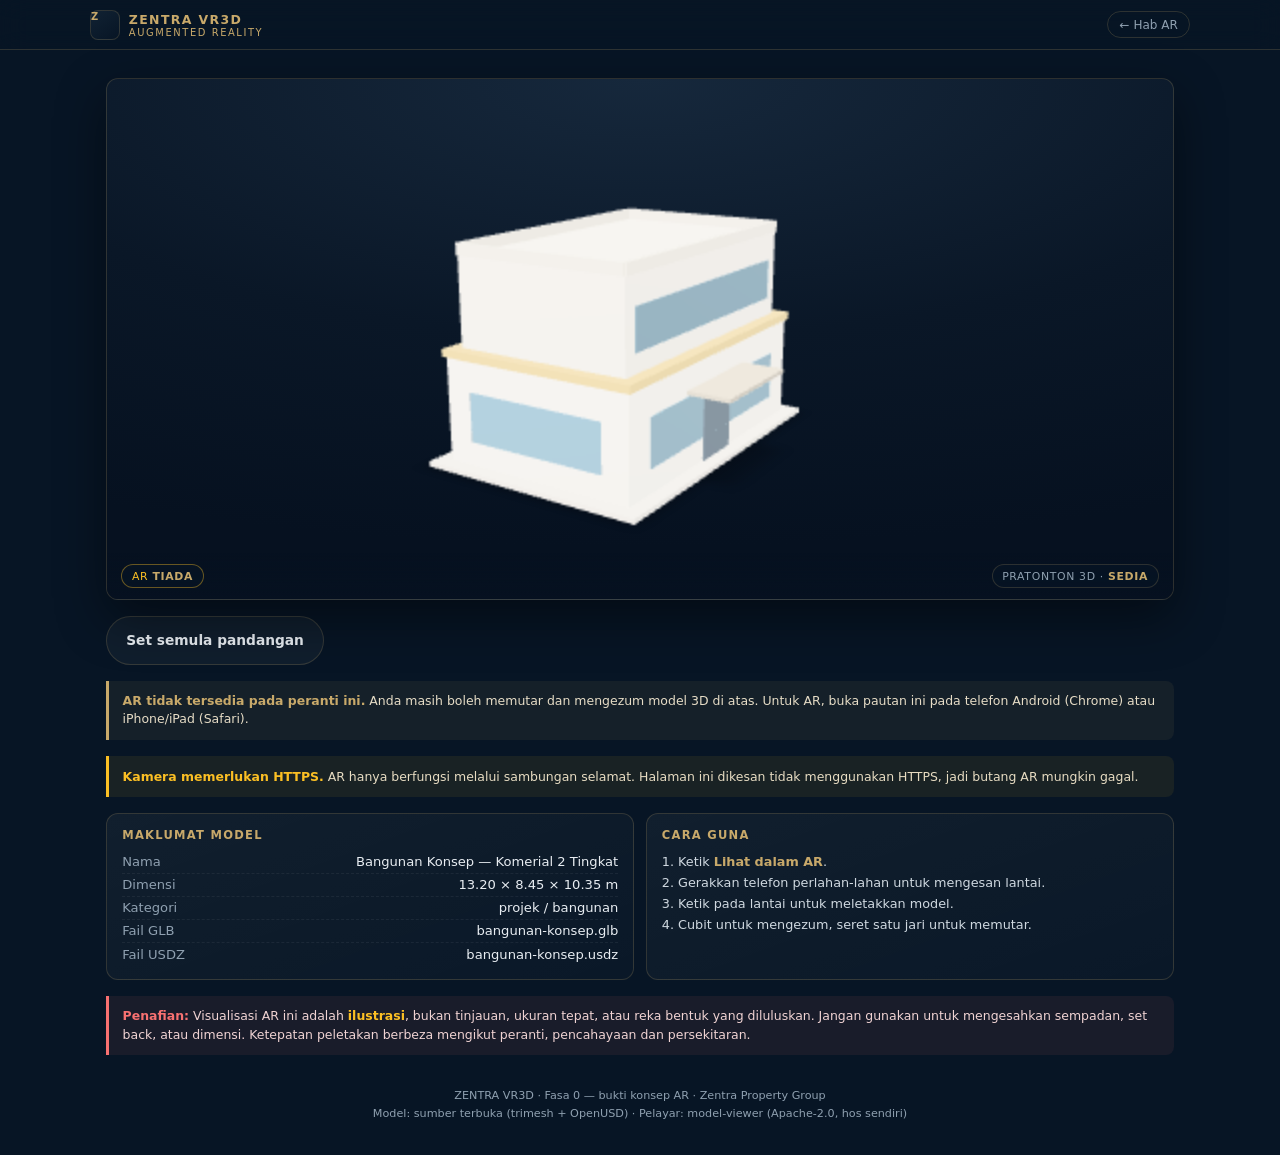
<file: ar/viewer.html>
<!DOCTYPE html>
<html lang="ms">
<head>
<meta charset="utf-8">
<meta name="viewport" content="width=device-width,initial-scale=1,viewport-fit=cover">
<meta name="robots" content="noindex,nofollow">
<title>Pelayar AR — ZENTRA VR3D</title>
<meta name="description" content="Lihat model 3D projek dan perabot dalam realiti berperanta (AR) pada telefon anda.">
<link rel="icon" href="data:image/svg+xml,<svg xmlns='http://www.w3.org/2000/svg' viewBox='0 0 32 32'><rect width='32' height='32' rx='5' fill='%23071525'/><text x='16' y='23' font-size='19' font-weight='bold' text-anchor='middle' fill='%23C8A96A'>Z</text></svg>">
<link rel="stylesheet" href="./ar.css">
</head>
<body>

<header>
  <div class="hd">
    <a class="brand" href="./index.html">
      <span class="zk">Z</span>
      <span>
        <b>ZENTRA VR3D</b>
        <span>Augmented Reality</span>
      </span>
    </a>
    <a class="back" href="./index.html">← Hab AR</a>
  </div>
</header>

<div class="bar" id="bar" role="tablist" aria-label="Pilih model"></div>

<main>
  <div class="stage">
    <model-viewer id="mv"
      alt="Model 3D"
      ar
      ar-modes="webxr scene-viewer quick-look"
      ar-placement="floor"
      camera-controls
      touch-action="pan-y"
      auto-rotate
      auto-rotate-delay="900"
      rotation-per-second="18deg"
      shadow-intensity="1.1"
      shadow-softness="0.85"
      environment-image="neutral"
      exposure="1.05"
      tone-mapping="neutral"
      interaction-prompt="auto"
      loading="eager"
      reveal="auto"
      disable-tap>
      <div slot="progress-bar"></div>
    </model-viewer>
    <div class="stage-hud">
      <span class="chip" id="chip-kmrp">Mengesan…</span>
      <span class="chip" id="chip-3d">Pratonton 3D</span>
    </div>
  </div>

  <div class="cta">
    <button class="zbtn" id="btn-ar" slot="ar-button" hidden>
      <svg width="19" height="19" viewBox="0 0 24 24" fill="none" stroke="currentColor" stroke-width="2"
           stroke-linecap="round" stroke-linejoin="round" aria-hidden="true">
        <path d="M12 2 3 7v10l9 5 9-5V7z"/><path d="M3 7l9 5 9-5"/><path d="M12 12v10"/>
      </svg>
      Lihat dalam AR
    </button>
    <button class="ghost" id="btn-reset">Set semula pandangan</button>
  </div>

  <div class="note info" id="note-ar" hidden>
    <b>AR tidak tersedia pada peranti ini.</b>
    Anda masih boleh memutar dan mengezum model 3D di atas. Untuk AR, buka pautan ini pada
    telefon Android (Chrome) atau iPhone/iPad (Safari).
  </div>

  <div class="note" id="note-http" hidden>
    <b>Kamera memerlukan HTTPS.</b> AR hanya berfungsi melalui sambungan selamat. Halaman ini
    dikesan tidak menggunakan HTTPS, jadi butang AR mungkin gagal.
  </div>

  <div class="grid">
    <div class="card">
      <h3>Maklumat Model</h3>
      <div class="kv"><span>Nama</span><span id="i-nama">—</span></div>
      <div class="kv"><span>Dimensi</span><span id="i-saiz">—</span></div>
      <div class="kv"><span>Kategori</span><span id="i-kat">—</span></div>
      <div class="kv"><span>Fail GLB</span><span id="i-glb">—</span></div>
      <div class="kv"><span>Fail USDZ</span><span id="i-usdz">—</span></div>
    </div>
    <div class="card">
      <h3>Cara Guna</h3>
      <div style="font-size:.8rem;line-height:1.65;color:#cfd8e0">
        <div>1. Ketik <b style="color:var(--gold)">Lihat dalam AR</b>.</div>
        <div>2. Gerakkan telefon perlahan-lahan untuk mengesan lantai.</div>
        <div>3. Ketik pada lantai untuk meletakkan model.</div>
        <div>4. Cubit untuk mengezum, seret satu jari untuk memutar.</div>
      </div>
    </div>
    <div class="card" id="kad-sesi" hidden>
      <h3>Sesi AR</h3>
      <div class="kv"><span>Status</span><span id="i-status">—</span></div>
      <div class="kv"><span>Masa mula</span><span id="i-mula">—</span></div>
      <div class="kv"><span>Objek diletakkan</span><span id="i-letak">—</span></div>
    </div>
  </div>

  <div class="note" style="border-left-color:var(--err);background:rgba(248,113,113,.07);color:#f0d3d3">
    <b style="color:var(--err)">Penafian:</b> Visualisasi AR ini adalah <b>ilustrasi</b>, bukan tinjauan,
    ukuran tepat, atau reka bentuk yang diluluskan. Jangan gunakan untuk mengesahkan sempadan, set back,
    atau dimensi. Ketepatan peletakan berbeza mengikut peranti, pencahayaan dan persekitaran.
  </div>
</main>

<footer>
  ZENTRA VR3D · Fasa 0 — bukti konsep AR · Zentra Property Group<br>
  Model: sumber terbuka (trimesh + OpenUSD) · Pelayar: model-viewer (Apache-2.0, hos sendiri)
</footer>

<script src="../assets/zvr3d-tracker.js"></script>
<script src="./ar-detect.js"></script>
<script type="module" src="../assets/vendor/model-viewer-4.3.1.min.js"></script>
<script>
(function () {
  'use strict';
  var Q = new URLSearchParams(location.search);
  var idDiminta = Q.get('m') || 'bangunan-konsep';
  var MANIFEST = null, mv = null, kp = {}, dilancarkan = 0, masaMula = null;

  function el(i){ return document.getElementById(i); }
  function jejak(ev, data){
    try { if (window.ZVR3D_TRACKER) window.ZVR3D_TRACKER.track(ev, data || {}); } catch(e){}
  }
  function fmtSaiz(a){ return a ? a[0].toFixed(2)+' × '+a[1].toFixed(2)+' × '+a[2].toFixed(2)+' m' : '—'; }
  function namaFail(p){ return p ? p.split('/').pop() : '—'; }

  function binaTab(){
    var bar = el('bar'); bar.innerHTML = '';
    Object.keys(MANIFEST.model).forEach(function (k) {
      var m = MANIFEST.model[k];
      var b = document.createElement('button');
      b.className = 'tab'; b.type = 'button'; b.role = 'tab';
      b.textContent = (m.jenis === 'perabot' ? 'Perabot · ' : 'Projek · ') + m.nama;
      b.setAttribute('aria-selected', String(k === idDiminta));
      b.onclick = function () { pilih(k); };
      bar.appendChild(b);
    });
  }

  function isiMaklumat(m){
    el('i-nama').textContent = m.nama;
    el('i-saiz').textContent = fmtSaiz(m.saiz_m);
    el('i-kat').textContent  = m.kategori + ' / ' + m.jenis;
    el('i-glb').textContent  = namaFail(m.glb);
    el('i-usdz').textContent = namaFail(m.usdz);
  }

  function pilih(k){
    var m = MANIFEST.model[k];
    if (!m || !mv) return;
    idDiminta = k;
    mv.setAttribute('src', m.glb);
    mv.setAttribute('ios-src', m.usdz);
    mv.setAttribute('alt', m.nama + ' — model 3D untuk realiti berperanta');
    mv.setAttribute('ar-placement', m.penempatan_ar || 'floor');
    isiMaklumat(m);
    Array.prototype.forEach.call(document.querySelectorAll('.tab'), function (b, i) {
      b.setAttribute('aria-selected', String(Object.keys(MANIFEST.model)[i] === k));
    });
    jejak('ar_model_dipilih', { model: k });
    history.replaceState(null, '', '?m=' + encodeURIComponent(k));
    el('i-letak').textContent = '—';
  }

  function paparPeranti(k){
    var c = el('chip-kmrp');
    if (k.quickLook) { c.className='chip ok'; c.innerHTML='iOS · Quick Look <b>sedia</b>'; }
    else if (k.webxr) { c.className='chip ok'; c.innerHTML='Android · WebXR <b>sedia</b>'; }
    else { c.className='chip no'; c.innerHTML='AR <b>tiada</b>'; }
    el('chip-3d').innerHTML = 'Pratonton 3D';
    el('note-ar').hidden = k.bolehAR;
    el('note-http').hidden = k.https;
    el('btn-reset').hidden = false;
    el('btn-ar').hidden = !k.bolehAR;
    jejak('ar_keupayaan', { laluan:k.laluan, quickLook:k.quickLook, webxr:k.webxr,
                            kamera:k.kamera, https:k.https });
    return k;
  }

  // ── mula ──
  fetch('../models/manifest.json', { cache: 'no-cache' })
    .then(function (r) { if (!r.ok) throw new Error('manifest HTTP ' + r.status); return r.json(); })
    .then(function (j) {
      MANIFEST = j;
      if (!MANIFEST.model[idDiminta]) idDiminta = Object.keys(MANIFEST.model)[0];
      binaTab();
      customElements.whenDefined('model-viewer').then(function () {
        mv = el('mv');
        pilih(idDiminta);

        mv.addEventListener('load', function () {
          el('chip-3d').innerHTML = 'Pratonton 3D · <b>sedia</b>';
          jejak('ar_model_dimuat', { model: idDiminta });
        });
        mv.addEventListener('error', function (e) {
          el('chip-3d').className = 'chip no';
          el('chip-3d').textContent = 'Model gagal dimuat';
          jejak('ar_model_gagal', { model: idDiminta, ralat: String(e && e.detail && e.detail.type || '') });
        });
        mv.addEventListener('ar-status', function (e) {
          var s = e.detail && e.detail.status;
          el('i-status').textContent = s;
          el('kad-sesi').hidden = false;
          if (s === 'session-started') {
            masaMula =new Date(); dilancarkan++;
            el('i-mula').textContent = masaMula.toLocaleTimeString('ms-MY');
            jejak('ar_dilancarkan', { model: idDiminta, kali: dilancarkan });
          } else if (s === 'object-placed') {
            el('i-letak').textContent = new Date().toLocaleTimeString('ms-MY');
            jejak('ar_objek_diletakkan', { model: idDiminta });
          } else if (s === 'failed') {
            jejak('ar_gagal', { model: idDiminta });
          } else if (s === 'not-presenting') {
            jejak('ar_keluar', { model: idDiminta, masa_ms: masaMula ? Date.now() - masaMula.getTime() : null });
          }
        });
        el('btn-reset').addEventListener('click', function () {
          mv.cameraOrbit = '0deg 75deg 105%'; mv.fieldOfView = 'auto';
          mv.removeAttribute('auto-rotate'); void mv.offsetWidth; mv.setAttribute('auto-rotate','');
          jejak('ar_pandangan_set_semula', { model: idDiminta });
        });
        return window.ZVR3D_AR.kesan();
      }).then(paparPeranti);
    })
    .catch(function (err) {
      el('chip-3d').className = 'chip no';
      el('chip-3d').textContent = 'Manifest gagal dimuat';
      el('note-ar').hidden = false;
      el('note-ar').innerHTML = '<b>Ralat memuat manifest.</b> ' + String(err && err.message || err);
    });
})();
</script>
</body>
</html>
</file>
<file: ar/ar.css>
/* ar.css — ZENTRA VR3D-AR · gaya kongsi untuk halaman AR
   Palet: navy #071525 + emas #C8A96A (selaras vr3d.zentrapropertygroup.com) */
:root{
  --navy:#071525; --navy-2:#0d1f33; --navy-3:#142b40;
  --gold:#C8A96A; --gold-lt:#e2c88f; --gold-dk:#9c7c3c;
  --text:#e8edf2; --text-dim:#8fa0b0; --line:rgba(200,169,106,.20);
  --ok:#4ade80; --warn:#fbbf24; --err:#f87171;
  --r:12px; --maxw:1100px;
  --sans:'Inter',system-ui,-apple-system,'Segoe UI',sans-serif;
  --disp:'Manrope',var(--sans);
}
*{box-sizing:border-box;margin:0;padding:0}
html,body{height:100%}
body{background:var(--navy);color:var(--text);font-family:var(--sans);-webkit-font-smoothing:antialiased;
  display:flex;flex-direction:column;min-height:100vh;overflow-x:hidden}

/* ── kepala ── */
header{position:sticky;top:0;z-index:20;background:rgba(7,21,37,.86);backdrop-filter:blur(14px);
  border-bottom:1px solid var(--line);padding:.6rem 1rem}
.hd{max-width:var(--maxw);margin:0 auto;display:flex;align-items:center;gap:.7rem;justify-content:space-between}
.brand{display:flex;align-items:center;gap:.55rem;text-decoration:none;color:var(--text)}
.zk{width:30px;height:30px;border-radius:8px;display:grid;place-items:center;font-weight:800;font-family:var(--disp);
  background:linear-gradient(145deg,#123,#071525);border:1px solid var(--line);color:var(--gold);font-size:.95rem}
.brand b{font-family:var(--disp);font-weight:700;letter-spacing:.11em;font-size:.78rem;display:block}
.brand span{display:block;font-size:.62rem;letter-spacing:.16em;color:var(--gold);text-transform:uppercase}
.back{font-size:.75rem;color:var(--text-dim);text-decoration:none;border:1px solid var(--line);
  padding:.35rem .7rem;border-radius:99px;white-space:nowrap}
.back:hover{color:var(--gold);border-color:var(--gold)}

/* ── tab pilih model ── */
.bar{max-width:var(--maxw);width:100%;margin:.75rem auto 0;padding:0 1rem;display:flex;gap:.5rem;
  overflow-x:auto;scrollbar-width:none}
.bar::-webkit-scrollbar{display:none}
.tab{flex:0 0 auto;background:rgba(255,255,255,.03);border:1px solid var(--line);color:var(--text-dim);
  padding:.45rem .95rem;border-radius:99px;font-size:.78rem;cursor:pointer;white-space:nowrap;
  font-family:var(--sans);transition:.18s}
.tab:hover{color:var(--text);border-color:rgba(200,169,106,.45)}
.tab[aria-selected="true"]{background:linear-gradient(135deg,var(--gold),var(--gold-dk));color:#0a1626;
  border-color:var(--gold);font-weight:600}

/* ── panggung 3D ── */
main{flex:1;width:100%;max-width:var(--maxw);margin:0 auto;padding:1rem;display:flex;flex-direction:column;gap:1rem}
.stage{position:relative;background:radial-gradient(120% 90% at 50% 0%,#16283c 0%,#0a1727 55%,#061120 100%);
  border:1px solid var(--line);border-radius:var(--r);overflow:hidden;min-height:min(62vh,520px);
  box-shadow:0 18px 50px rgba(0,0,0,.45)}
model-viewer{width:100%;height:100%;min-height:min(62vh,520px);--poster-color:transparent;background:transparent}
.stage-hud{position:absolute;left:0;right:0;bottom:0;padding:.7rem .9rem;display:flex;gap:.5rem;
  align-items:center;justify-content:space-between;pointer-events:none;
  background:linear-gradient(transparent,rgba(6,17,32,.85))}
.chip{pointer-events:auto;font-size:.68rem;letter-spacing:.06em;text-transform:uppercase;
  background:rgba(7,21,37,.75);border:1px solid var(--line);color:var(--text-dim);
  padding:.28rem .6rem;border-radius:99px}
.chip b{color:var(--gold);font-weight:600}
.chip.ok{color:var(--ok);border-color:rgba(74,222,128,.4)}
.chip.no{color:var(--warn);border-color:rgba(251,191,36,.4)}

/* ── butang ── */
.cta{display:flex;gap:.6rem;flex-wrap:wrap}
.zbtn{appearance:none;border:0;cursor:pointer;font-family:var(--sans);font-weight:700;font-size:.92rem;
  padding:.95rem 1.5rem;border-radius:99px;color:#08131f;text-decoration:none;
  background:linear-gradient(135deg,#f0dcae 0%,var(--gold) 42%,var(--gold-dk) 100%);
  box-shadow:0 8px 26px rgba(200,169,106,.28);flex:1 1 auto;min-width:min(100%,240px);
  display:inline-flex;align-items:center;justify-content:center;gap:.5rem;transition:.2s}
.zbtn:hover{transform:translateY(-1px);box-shadow:0 12px 32px rgba(200,169,106,.4)}
.zbtn:active{transform:translateY(0)}
.zbtn[hidden]{display:none!important}
.ghost{appearance:none;cursor:pointer;font-family:var(--sans);font-weight:600;font-size:.86rem;
  background:rgba(255,255,255,.04);color:var(--text);border:1px solid var(--line);
  padding:.95rem 1.2rem;border-radius:99px;transition:.2s;text-decoration:none;
  display:inline-flex;align-items:center;justify-content:center;gap:.45rem}
.ghost:hover{border-color:var(--gold);color:var(--gold)}
.ghost[hidden]{display:none!important}

/* ── kad ── */
.grid{display:grid;grid-template-columns:repeat(auto-fit,minmax(210px,1fr));gap:.7rem}
.card{background:linear-gradient(160deg,rgba(255,255,255,.045),rgba(255,255,255,.015));
  border:1px solid var(--line);border-radius:var(--r);padding:.85rem .95rem}
.card h3{font-family:var(--disp);font-size:.72rem;letter-spacing:.11em;text-transform:uppercase;
  color:var(--gold);margin-bottom:.55rem;font-weight:700}
.kv{display:flex;justify-content:space-between;gap:.8rem;font-size:.82rem;padding:.22rem 0;
  border-bottom:1px dashed rgba(255,255,255,.06)}
.kv:last-child{border-bottom:0}
.kv span:first-child{color:var(--text-dim)}
.kv span:last-child{font-variant-numeric:tabular-nums;text-align:right}

/* ── kad model (hab) ── */
.katalog{display:grid;grid-template-columns:repeat(auto-fit,minmax(250px,1fr));gap:.8rem}
.mkad{background:linear-gradient(160deg,rgba(255,255,255,.05),rgba(255,255,255,.015));
  border:1px solid var(--line);border-radius:var(--r);padding:1rem;display:flex;flex-direction:column;gap:.6rem;
  transition:.2s}
.mkad:hover{border-color:rgba(200,169,106,.5);transform:translateY(-2px)}
.mkad .tag{display:inline-block;font-size:.62rem;letter-spacing:.12em;text-transform:uppercase;
  color:var(--gold);border:1px solid var(--line);padding:.16rem .5rem;border-radius:99px;align-self:flex-start}
.mkad h2{font-family:var(--disp);font-size:1.02rem;font-weight:700;line-height:1.3}
.mkad p{font-size:.79rem;color:var(--text-dim);line-height:1.55}
.mkad .meta{font-size:.72rem;color:var(--text-dim);font-variant-numeric:tabular-nums}
.mkad .aksi{margin-top:auto;display:flex;gap:.5rem;padding-top:.4rem}
.mkad .aksi .zbtn,.mkad .aksi .ghost{flex:1;font-size:.8rem;padding:.6rem .8rem;min-width:0}

/* ── notis ── */
.note{border-left:3px solid var(--warn);background:rgba(251,191,36,.07);padding:.7rem .85rem;
  border-radius:0 8px 8px 0;font-size:.78rem;line-height:1.5;color:#e7dcc2}
.note b{color:var(--warn)}
.info{border-left-color:var(--gold);background:rgba(200,169,106,.07);color:#e6dcc6}
.info b{color:var(--gold)}
.note[hidden]{display:none!important}

footer{max-width:var(--maxw);width:100%;margin:0 auto;padding:1rem 1rem 2rem;
  font-size:.7rem;color:var(--text-dim);text-align:center;line-height:1.6}

@media(max-width:560px){
  .brand b{font-size:.72rem}
  .zbtn{font-size:.88rem;padding:.9rem 1.1rem}
  .stage,model-viewer{min-height:min(54vh,430px)}
}
</file>
